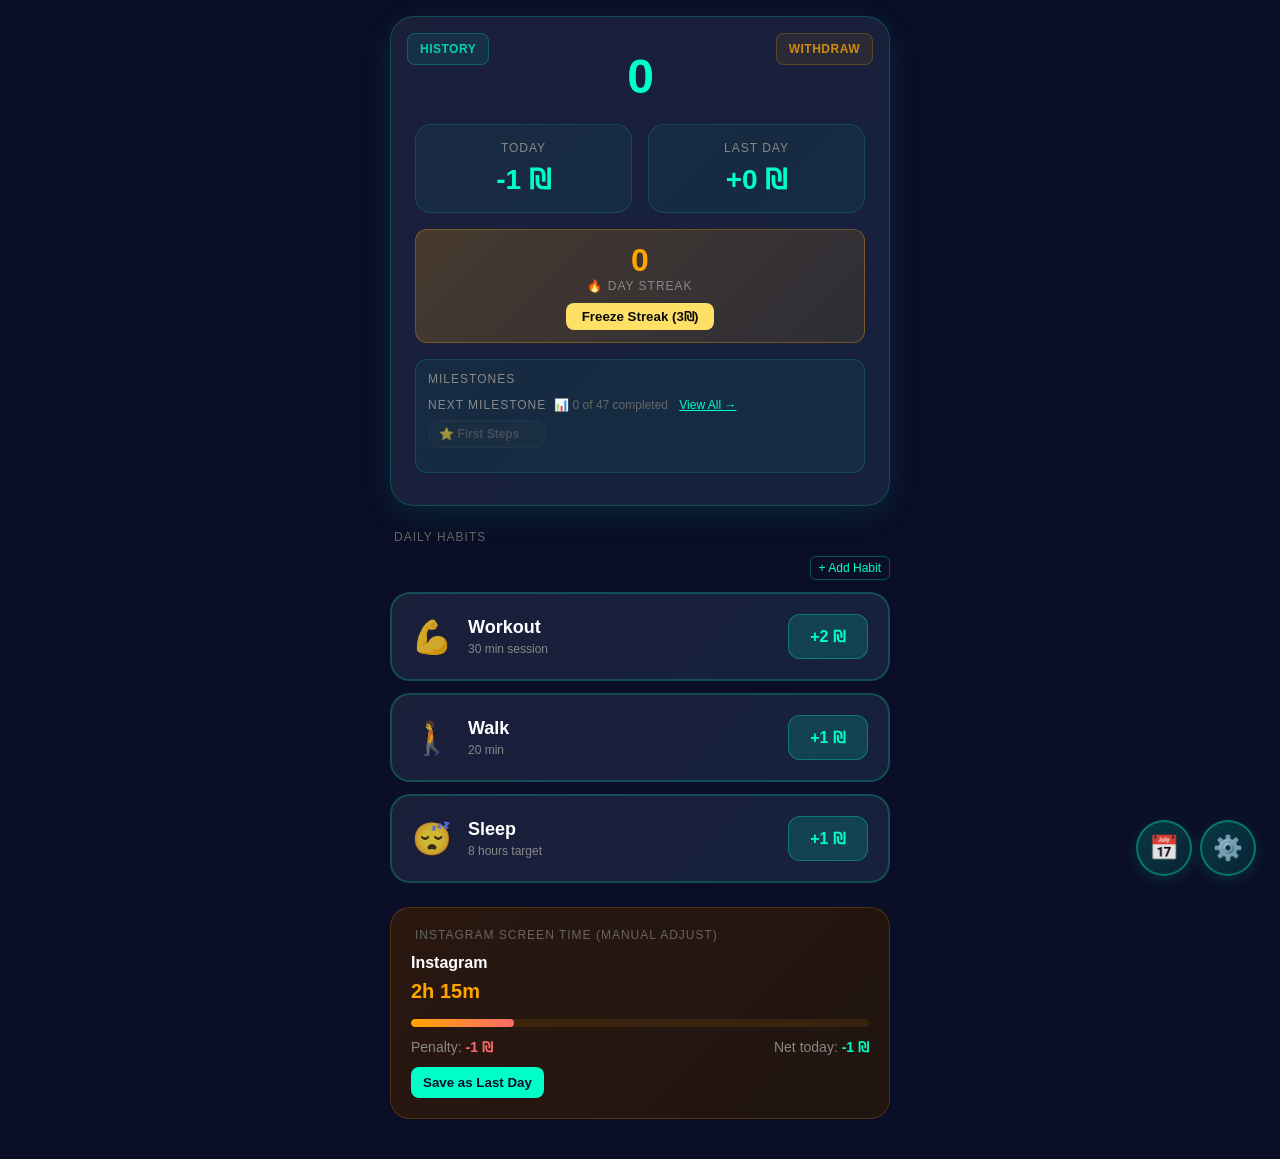
<file: index.html>
<!DOCTYPE html>
<html lang="en">
<head>
        <link rel="stylesheet" href="style.css">
    <link rel="manifest" href="manifest.json">
    <link rel="apple-touch-icon" href="icon-192.png">
    <meta name="theme-color" content="#0f172a">
    <meta name="apple-mobile-web-app-capable" content="yes">
    <meta name="apple-mobile-web-app-status-bar-style" content="black">
    <meta charset="UTF-8">
    <meta name="viewport" content="width=device-width, initial-scale=1.0">
    <title>Habit Tracker</title>
    <style>
        * {
            margin: 0;
            padding: 0;
            box-sizing: border-box;
        }

        body {
            font-family: -apple-system, BlinkMacSystemFont, 'Segoe UI', 'Roboto', sans-serif;
            background: #0a0e27;
            color: #ffffff;
            padding: 16px;
            min-height: 100vh;
            overflow-y: auto;
        }

        .container {
            max-width: 500px;
            margin: 0 auto;
        }

        .hero-stats {
            background: linear-gradient(135deg, #1a1f3a 0%, #16213e 100%);
            border: 1px solid rgba(0, 255, 200, 0.2);
            border-radius: 24px;
            padding: 32px 24px;
            margin-bottom: 24px;
            box-shadow: 0 8px 32px rgba(0, 255, 200, 0.1);
            position: relative;
            overflow: hidden;
        }

        .withdraw-button {
            position: absolute;
            top: 16px;
            right: 16px;
            background: rgba(255, 165, 0, 0.1);
            border: 1px solid rgba(255, 165, 0, 0.3);
            color: #ffa500;
            padding: 8px 12px;
            border-radius: 8px;
            font-size: 12px;
            font-weight: 600;
            text-transform: uppercase;
            letter-spacing: 0.5px;
            cursor: pointer;
            transition: all 0.3s ease;
            opacity: 0.8;
        }

        .withdraw-button:hover {
            background: rgba(255, 165, 0, 0.2);
            border-color: rgba(255, 165, 0, 0.5);
            opacity: 1;
            transform: translateY(-1px);
        }

        .history-button {
            position: absolute;
            top: 16px;
            left: 16px;
            background: rgba(0, 255, 200, 0.1);
            border: 1px solid rgba(0, 255, 200, 0.3);
            color: #00ffc8;
            padding: 8px 12px;
            border-radius: 8px;
            font-size: 12px;
            font-weight: 600;
            text-transform: uppercase;
            letter-spacing: 0.5px;
            text-decoration: none;
            transition: all 0.3s ease;
            opacity: 0.8;
        }

        .history-button:hover {
            background: rgba(0, 255, 200, 0.2);
            border-color: #00ffc8;
            opacity: 1;
            transform: translateY(-1px);
        }

        .setting-button {
            position: fixed;
            bottom: 24px;
            right: 24px;
            background: linear-gradient(135deg, rgba(0, 255, 200, 0.2) 0%, rgba(0, 255, 200, 0.1) 100%);
            border: 2px solid rgba(0, 255, 200, 0.4);
            color: #00ffc8;
            padding: 14px 18px;
            border-radius: 50%;
            width: 56px;
            height: 56px;
            display: flex;
            align-items: center;
            justify-content: center;
            font-size: 24px;
            font-weight: 600;
            text-decoration: none;
            transition: all 0.3s ease;
            opacity: 0.9;
            z-index: 100;
            box-shadow: 0 4px 16px rgba(0, 255, 200, 0.15);
            cursor: pointer;
        }

        .setting-button:hover {
            background: linear-gradient(135deg, rgba(0, 255, 200, 0.3) 0%, rgba(0, 255, 200, 0.2) 100%);
            border-color: rgba(0, 255, 200, 0.6);
            opacity: 1;
            transform: scale(1.1) translateY(-4px);
            box-shadow: 0 8px 24px rgba(0, 255, 200, 0.25);
        }

        .setting-button:active {
            transform: scale(0.95);
        }

        .hero-stats::before {
            content: '';
            position: absolute;
            top: -50%;
            right: -50%;
            width: 200px;
            height: 200px;
            background: radial-gradient(circle, rgba(0, 255, 200, 0.1), transparent);
            border-radius: 50%;
        }

        .hero-content {
            position: relative;
            z-index: 1;
        }

        .money-display {
            font-size: 48px;
            font-weight: 900;
            color: #00ffc8;
            margin-bottom: 20px;
            letter-spacing: -1px;
            text-align: center;
        }

        .stats-row {
            display: grid;
            grid-template-columns: 1fr 1fr;
            gap: 16px;
            margin-bottom: 16px;
        }

        .stat-item {
            background: rgba(0, 255, 200, 0.05);
            border: 1px solid rgba(0, 255, 200, 0.15);
            border-radius: 16px;
            padding: 16px;
            text-align: center;
        }

        .stat-label {
            font-size: 12px;
            color: #888;
            text-transform: uppercase;
            letter-spacing: 1px;
            margin-bottom: 8px;
        }

        .stat-value {
            font-size: 28px;
            font-weight: 800;
            color: #00ffc8;
        }

        .streak {
            font-size: 14px;
            color: #ffa500;
            margin-top: 12px;
        }

        .goal-section {
            background: rgba(0, 255, 200, 0.05);
            border: 1px solid rgba(0, 255, 200, 0.15);
            border-radius: 12px;
            padding: 12px;
            margin-top: 16px;
            display: flex;
            justify-content: space-between;
            align-items: center;
        }

        .goal-label {
            font-size: 12px;
            color: #888;
            text-transform: uppercase;
            letter-spacing: 1px;
        }

        .goal-info {
            display: flex;
            gap: 12px;
            align-items: center;
        }

        .goal-input {
            width: 60px;
            padding: 6px;
            background: rgba(0, 255, 200, 0.1);
            border: 1px solid rgba(0, 255, 200, 0.3);
            color: #00ffc8;
            border-radius: 6px;
            text-align: center;
            font-weight: 600;
        }

        .goal-progress {
            font-size: 13px;
            color: #00ffc8;
            font-weight: 600;
        }



        .streak-display {
            background: linear-gradient(135deg, rgba(255, 165, 0, 0.2) 0%, rgba(255, 165, 0, 0.1) 100%);
            border: 1px solid rgba(255, 165, 0, 0.3);
            border-radius: 12px;
            padding: 12px 16px;
            text-align: center;
            margin-top: 12px;
        }

        .streak-number {
            font-size: 32px;
            font-weight: 900;
            color: #ffa500;
        }

        .streak-label {
            font-size: 12px;
            color: #888;
            text-transform: uppercase;
            letter-spacing: 1px;
        }

        .achievements-section {
            background: rgba(0, 255, 200, 0.05);
            border: 1px solid rgba(0, 255, 200, 0.15);
            border-radius: 12px;
            padding: 12px;
            margin-top: 16px;
        }

        .achievements-title {
            font-size: 12px;
            color: #888;
            text-transform: uppercase;
            letter-spacing: 1px;
            margin-bottom: 12px;
        }

        .achievements-list {
            display: flex;
            flex-wrap: wrap;
            gap: 8px;
        }

        .achievement-badge {
            background: rgba(255, 215, 0, 0.15);
            border: 1px solid rgba(255, 215, 0, 0.3);
            color: #ffd700;
            padding: 6px 10px;
            border-radius: 20px;
            font-size: 12px;
            font-weight: 600;
            display: flex;
            align-items: center;
            gap: 4px;
            cursor: pointer;
            transition: all 0.3s ease;
        }

        .achievement-badge:hover {
            background: rgba(255, 215, 0, 0.25);
            border-color: rgba(255, 215, 0, 0.5);
            transform: translateY(-2px);
            box-shadow: 0 4px 12px rgba(255, 215, 0, 0.2);
        }

        .achievement-badge.locked {
            background: rgba(100, 100, 100, 0.1);
            border-color: rgba(100, 100, 100, 0.2);
            color: #666;
            opacity: 0.6;
        }

        .achievement-badge.locked:hover {
            background: rgba(100, 100, 100, 0.15);
            border-color: rgba(100, 100, 100, 0.3);
            transform: translateY(-2px);
        }

        .celebration {
            animation: celebrate 0.8s ease-out;
        }

        @keyframes celebrate {
            0% {
                transform: scale(0.5) rotateZ(-10deg);
                opacity: 0;
            }
            50% {
                transform: scale(1.1) rotateZ(5deg);
            }
            100% {
                transform: scale(1) rotateZ(0deg);
                opacity: 1;
            }
        }

        /* Habit Cards */
        .habits-section {
            margin-bottom: 24px;
        }

        .section-label {
            font-size: 12px;
            color: #666;
            text-transform: uppercase;
            letter-spacing: 1px;
            margin-bottom: 12px;
            margin-left: 4px;
        }

        .habit-card {
            background: linear-gradient(135deg, #1a1f3a 0%, #16213e 100%);
            border: 2px solid rgba(0, 255, 200, 0.2);
            border-radius: 20px;
            padding: 20px;
            margin-bottom: 12px;
            display: flex;
            justify-content: space-between;
            align-items: center;
            cursor: pointer;
            transition: all 0.3s ease;
            position: relative;
            overflow: hidden;
        }

        .habit-card:hover {
            border-color: rgba(0, 255, 200, 0.5);
            box-shadow: 0 8px 24px rgba(0, 255, 200, 0.15);
            transform: translateY(-4px);
        }

        .habit-card.completed {
            border-color: rgba(0, 200, 100, 0.4);
            background: linear-gradient(135deg, rgba(0, 200, 100, 0.1) 0%, rgba(0, 180, 80, 0.05) 100%);
        }

        .habit-info {
            display: flex;
            align-items: center;
            gap: 16px;
        }

        .habit-icon {
            font-size: 32px;
            opacity: 0.8;
        }

        .habit-details h3 {
            font-size: 18px;
            font-weight: 700;
            margin-bottom: 4px;
        }

        .habit-details p {
            font-size: 12px;
            color: #888;
        }

        .habit-reward {
            background: rgba(0, 255, 200, 0.15);
            border: 1px solid rgba(0, 255, 200, 0.3);
            padding: 12px 16px;
            border-radius: 12px;
            font-size: 16px;
            font-weight: 700;
            color: #00ffc8;
            text-align: center;
            min-width: 80px;
        }

        .habit-card.completed .habit-reward {
            background: rgba(0, 200, 100, 0.2);
            border-color: rgba(0, 200, 100, 0.4);
            color: #00c864;
        }

        .check-mark {
            position: absolute;
            right: 16px;
            top: 50%;
            transform: translateY(-50%);
            font-size: 24px;
            opacity: 0;
            transition: opacity 0.3s ease;
        }

        .habit-card.completed .check-mark {
            opacity: 1;
        }

        /* Screen Time Card */
        .screen-time-card {
            background: linear-gradient(135deg, #2a1810 0%, #1f1410 100%);
            border: 1px solid rgba(255, 165, 0, 0.2);
            border-radius: 20px;
            padding: 20px;
            margin-bottom: 24px;
        }

        .screen-time-header {
            display: flex;
            justify-content: space-between;
            align-items: center;
            margin-bottom: 16px;
        }

        .screen-time-header h3 {
            font-size: 16px;
            font-weight: 700;
        }

        .screen-time-hours {
            font-size: 20px;
            font-weight: 800;
            color: #ffa500;
        }

        .screen-time-bar {
            background: rgba(255, 165, 0, 0.1);
            height: 8px;
            border-radius: 4px;
            margin-bottom: 12px;
            overflow: hidden;
        }

        .screen-time-fill {
            background: linear-gradient(90deg, #ffa500, #ff6b6b);
            height: 100%;
            width: 68%;
            border-radius: 4px;
        }

        .screen-time-row {
            display: flex;
            justify-content: space-between;
            font-size: 14px;
            color: #888;
        }

        .penalty-value {
            color: #ff6b6b;
            font-weight: 700;
        }

        .net-xp {
            color: #00ffc8;
            font-weight: 700;
        }

        /* Progress Card */
        .progress-card {
            background: linear-gradient(135deg, #1a1f3a 0%, #16213e 100%);
            border: 1px solid rgba(0, 255, 200, 0.2);
            border-radius: 20px;
            padding: 20px;
            margin-bottom: 24px;
        }

        .progress-label {
            font-size: 14px;
            color: #888;
            margin-bottom: 16px;
        }

        .progress-bar {
            background: rgba(0, 255, 200, 0.1);
            height: 12px;
            border-radius: 6px;
            margin-bottom: 12px;
            overflow: hidden;
            border: 1px solid rgba(0, 255, 200, 0.2);
        }

        .progress-fill {
            background: linear-gradient(90deg, #00ffc8, #00d9ff);
            height: 100%;
            width: 60%;
            border-radius: 6px;
        }

        .progress-text {
            font-size: 14px;
            color: #00ffc8;
            font-weight: 600;
        }

        /* Animations */
        @keyframes pulse {
            0%, 100% {
                box-shadow: 0 8px 24px rgba(0, 255, 200, 0.15);
            }
            50% {
                box-shadow: 0 8px 32px rgba(0, 255, 200, 0.3);
            }
        }

        .habit-card.just-completed {
            animation: pulse 0.6s ease-out;
        }

        @keyframes popIn {
            0% {
                transform: scale(0.95);
                opacity: 0;
            }
            50% {
                transform: scale(1.05);
            }
            100% {
                transform: scale(1);
                opacity: 1;
            }
        }

        .modal {
            display: none;
            position: fixed;
            z-index: 1000;
            left: 0;
            top: 0;
            width: 100%;
            height: 100%;
            background-color: rgba(0, 0, 0, 0.5);
            backdrop-filter: blur(4px);
        }

        .modal-content {
            background: linear-gradient(135deg, #1a1f3a 0%, #16213e 100%);
            border: 1px solid rgba(0, 255, 200, 0.2);
            border-radius: 20px;
            margin: 20% auto;
            padding: 24px;
            width: 90%;
            max-width: 400px;
            box-shadow: 0 8px 32px rgba(0, 255, 200, 0.1);
            text-align: center;
        }

        .modal-content h3 {
            color: #00ffc8;
            margin-bottom: 16px;
            font-size: 20px;
        }

        .modal-content p {
            color: #ffffff;
            margin-bottom: 16px;
        }

        .modal-content input {
            width: 100%;
            padding: 12px;
            border: 1px solid rgba(0, 255, 200, 0.3);
            border-radius: 8px;
            background: rgba(0, 255, 200, 0.05);
            color: #ffffff;
            font-size: 16px;
            margin-bottom: 20px;
            box-sizing: border-box;
        }

        .modal-content input::placeholder {
            color: #888;
        }

        .modal-content input:focus {
            outline: none;
            border-color: #00ffc8;
            box-shadow: 0 0 0 2px rgba(0, 255, 200, 0.2);
        }

        .modal-buttons {
            display: flex;
            gap: 12px;
            justify-content: center;
        }

        .modal-buttons button {
            padding: 12px 20px;
            border: none;
            border-radius: 8px;
            font-size: 14px;
            font-weight: 600;
            cursor: pointer;
            transition: all 0.3s ease;
            flex: 1;
        }

        #withdraw-confirm {
            background: #00ffc8;
            color: #0a0e27;
        }

        #withdraw-confirm:hover {
            background: #00d9ff;
            transform: translateY(-1px);
        }

        #withdraw-cancel {
            background: rgba(255, 165, 0, 0.1);
            border: 1px solid rgba(255, 165, 0, 0.3);
            color: #ffa500;
        }

        #withdraw-cancel:hover {
            background: rgba(255, 165, 0, 0.2);
            border-color: rgba(255, 165, 0, 0.5);
        }

        #close-milestone {
            background: rgba(0, 255, 200, 0.1);
            border: 1px solid rgba(0, 255, 200, 0.3);
            color: #00ffc8;
        }

        #close-milestone:hover {
            background: rgba(0, 255, 200, 0.2);
            border-color: rgba(0, 255, 200, 0.5);
            transform: translateY(-1px);
        }
    </style>
</head>
<body>
        <div class="container">
        <!-- Hero Stats -->
        <div class="hero-stats">
            <a href="history.html" class="history-button">History</a>
            <div class="withdraw-button" onclick="withdrawMoney()">Withdraw</div>
            <div class="hero-content">
                <div class="money-display" id="moneyDisplay">₪128</div>
                <div class="stats-row">
                    <div class="stat-item">
                        <div class="stat-label">Today</div>
                        <div class="stat-value today-xp">+3</div>
                    </div>
                    <div class="stat-item">
                        <div class="stat-label">Last Day</div>
                        <div class="stat-value last-day-xp">0</div>
                    </div>
                   
                </div>
                <div class="streak-display">
                    <div class="streak-number" id="streakNumber">0</div>
                    <div class="streak-label">🔥 Day Streak</div>
                    <button id="freeze-streak-btn" style="margin-top:10px;padding:6px 16px;background:#ffe066;color:#0a0a0a;border:none;border-radius:8px;font-weight:700;cursor:pointer;">Freeze Streak (3₪)</button>
                </div>

                <div class="achievements-section">
                    <div class="achievements-title">Milestones</div>
                    <div class="achievements-list" id="achievementsList"></div>
                </div>
            </div>
        </div>

        <!-- Habits Section -->
        <div class="habits-section">
            <div class="section-label">Daily Habits</div>
            <div style="display: flex; justify-content: space-between; align-items: center; margin-bottom: 12px;">
                <span style="font-size: 12px; color: #666;"></span>
                <a href="settings.html" style="font-size: 12px; color: #00ffc8; text-decoration: none; padding: 4px 8px; border: 1px solid rgba(0, 255, 200, 0.3); border-radius: 6px; cursor: pointer;">+ Add Habit</a>
            </div>
            <div class="habits-list"></div>
        </div>

        <!-- Screen Time Card -->
        <div class="screen-time-card">
            <div class="section-label">Instagram Screen Time (manual adjust)</div>
            <div class="screen-time-header" style="flex-direction: column; align-items: flex-start; gap: 8px;">
                <h3>Instagram</h3>
                <div style="display: flex; gap: 12px; align-items: baseline;">
                    <div class="screen-time-hours">2h 15m</div>
                </div>
            </div>
            <div class="screen-time-bar" role="slider" aria-valuemin="0" aria-valuemax="600" aria-valuenow="135" tabindex="0">
                <div class="screen-time-fill"></div>
            </div>
            <div class="screen-time-row">
                <span>Penalty: <span class="penalty-value" id="penalty-value-id">-1 ₪</span></span>
                <span>Net today: <span class="net-xp">+2 ₪</span></span>
            </div>
            <button onclick="saveLastDayXP()" style="margin-top: 12px; padding: 8px 12px; background:#00ffc8; color:#0a0e27; border:none; border-radius:8px; font-weight:700; cursor:pointer;">Save as Last Day</button>
        </div>

        <!-- Settings Button -->
        <div style="position: fixed; bottom: 24px; right: 24px; display: flex; gap: 16px; z-index: 100;">
            <a href="calendar.html" class="setting-button" style="right: 88px;">📅</a>
            <a href="settings.html" class="setting-button">⚙️</a>
        </div>

        <!-- Withdraw Modal -->
        <div id="withdraw-modal" class="modal">
            <div class="modal-content">
                <h3>Withdraw Money</h3>
                <p id="withdraw-max-text">Enter amount to withdraw:</p>
                <input type="number" id="withdraw-amount" placeholder="Amount" min="1">
                <div class="modal-buttons">
                    <button id="withdraw-confirm">Withdraw</button>
                    <button id="withdraw-cancel">Cancel</button>
                </div>
            </div>
        </div>

        <!-- Notification Modal -->
        <div id="notification-modal" class="modal">
            <div class="modal-content">
                <h3 id="notification-title">Notification</h3>
                <p id="notification-message"></p>
                <div class="modal-buttons">
                    <button id="notification-ok">OK</button>
                </div>
            </div>
        </div>

        <!-- Recent Withdrawals (Undo Option) -->
        <div id="recent-withdrawals-modal" class="modal">
            <div class="modal-content">
                <h3>Recent Withdrawals</h3>
                <div id="withdrawals-list" style="max-height: 300px; overflow-y: auto; margin-bottom: 16px;"></div>
                <div class="modal-buttons">
                    <button id="close-withdrawals">Close</button>
                </div>
            </div>
        </div>

        <!-- Habit Notes Modal -->
        <div id="habit-notes-modal" class="modal">
            <div class="modal-content">
                <h3>Add Note</h3>
                <p id="note-date-display"></p>
                <textarea id="habit-note-input" placeholder="Add a note (optional)" style="width: 100%; height: 100px; padding: 12px; border: 1px solid rgba(0, 255, 200, 0.3); background: rgba(0, 255, 200, 0.05); color: #fff; border-radius: 8px; font-family: inherit; margin-bottom: 16px; resize: none;"></textarea>
                <div class="modal-buttons">
                    <button id="save-note" style="background: #00ffc8; color: #0a0e27;">Save</button>
                    <button id="close-note" style="background: rgba(255, 165, 0, 0.1); border: 1px solid rgba(255, 165, 0, 0.3); color: #ffa500;">Cancel</button>
                </div>
            </div>
        </div>

        <!-- Milestone Details Modal -->
        <div id="milestone-modal" class="modal">
            <div class="modal-content">
                <h3 id="milestone-title">Milestone</h3>
                <div id="milestone-details" style="text-align: left; margin-bottom: 16px;">
                    <div style="margin-bottom: 12px;">
                        <span style="color: #888; font-size: 12px; text-transform: uppercase; letter-spacing: 0.5px;">Target</span>
                        <p id="milestone-target" style="color: #00ffc8; font-size: 14px; margin-top: 4px;"></p>
                    </div>
                    <div style="margin-bottom: 12px;">
                        <span style="color: #888; font-size: 12px; text-transform: uppercase; letter-spacing: 0.5px;">Reward</span>
                        <p id="milestone-reward" style="color: #ffd700; font-size: 14px; margin-top: 4px;"></p>
                    </div>
                    <div>
                        <span style="color: #888; font-size: 12px; text-transform: uppercase; letter-spacing: 0.5px;">Status</span>
                        <p id="milestone-status" style="color: #00ffc8; font-size: 14px; margin-top: 4px;"></p>
                    </div>
                </div>
                <div class="modal-buttons">
                    <button id="close-milestone">Close</button>
                </div>
            </div>
        </div>

        <!-- Unlocked Milestones Modal -->
        <div id="unlocked-milestones-modal" class="modal">
            <div class="modal-content" style="max-height: 80vh; overflow-y: auto;">
                <h3>🏆 Your Achievements</h3>
                <p style="color: #888; font-size: 12px; margin-bottom: 16px;">Click any achievement to see details</p>
                <div id="unlocked-milestones-list"></div>
                <div class="modal-buttons">
                    <button onclick="document.getElementById('unlocked-milestones-modal').style.display = 'none'">Close</button>
                </div>
            </div>
        </div>

    <!-- External JS bundle for app behaviour (moved from inline script) -->
    <script src="script.js"></script>
</body>
</html>
</file>
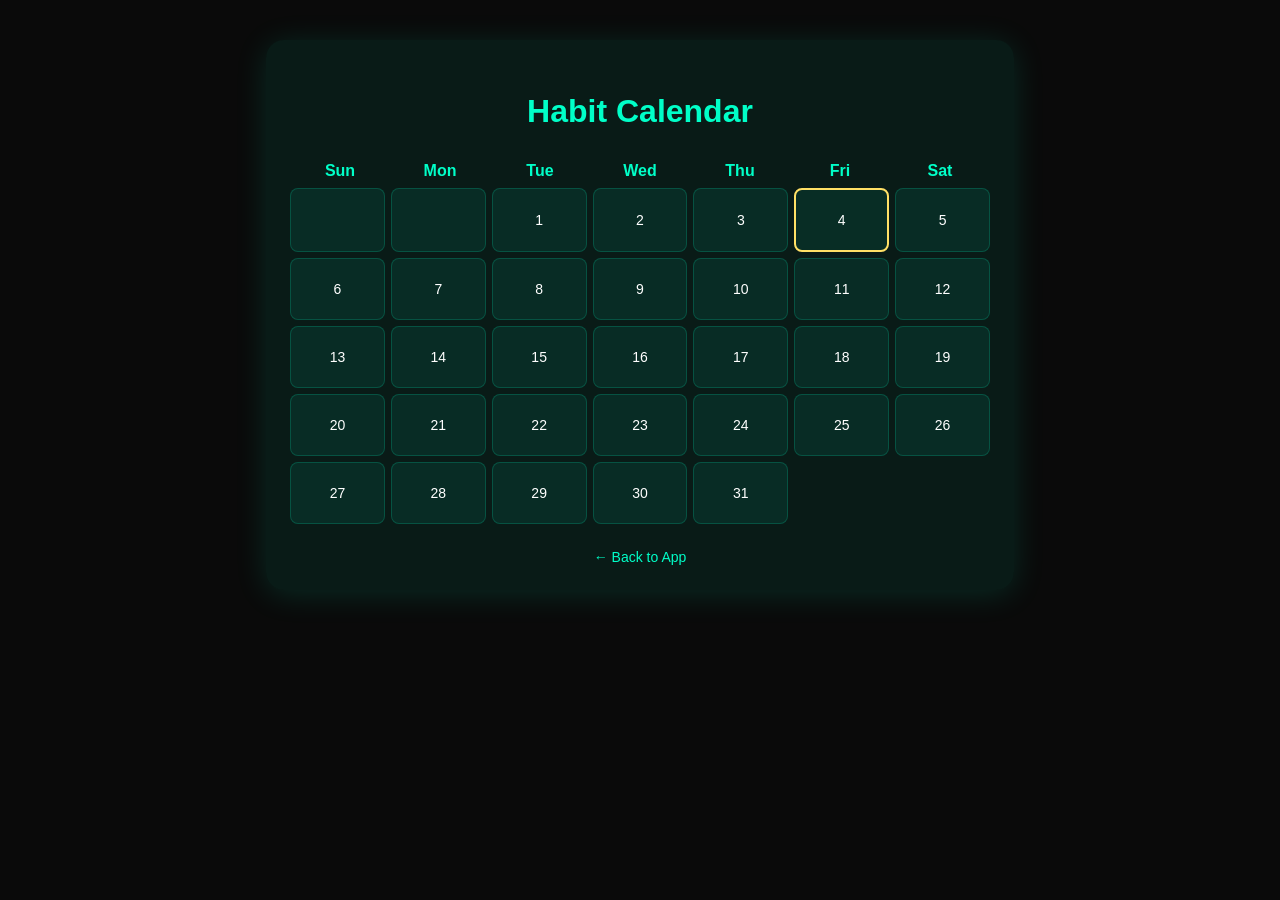
<file: calendar.html>
<!DOCTYPE html>
<html lang="en">
<head>
        <link rel="stylesheet" href="style.css">
    <meta charset="UTF-8">
    <meta name="viewport" content="width=device-width, initial-scale=1.0">
    <title>Habit Calendar</title>
    <link rel="stylesheet" href="style.css">
    <style>
        body { background: #0a0a0a; color: #fff; font-family: 'Segoe UI', Arial, sans-serif; margin: 0; padding: 0; }
        .container { max-width: 700px; margin: 40px auto; background: rgba(0,255,200,0.07); border-radius: 18px; box-shadow: 0 4px 32px #00ffc822; padding: 32px 24px 24px 24px; }
        h1 { text-align: center; color: #00ffc8; margin-bottom: 32px; }
        .calendar { display: grid; grid-template-columns: repeat(7, 1fr); gap: 6px; }
        .calendar-day { background: rgba(0,255,200,0.08); border: 1px solid rgba(0,255,200,0.18); border-radius: 8px; min-height: 60px; display: flex; flex-direction: column; align-items: center; justify-content: center; font-size: 14px; transition: box-shadow 0.2s; position: relative; }
        .calendar-day.completed { background: #00ffc8; color: #0a0a0a; font-weight: bold; }
        .calendar-day.today { border: 2px solid #ffe066; }
        .calendar-day .habit-icons { margin-top: 4px; font-size: 18px; }
        .calendar-header { display: grid; grid-template-columns: repeat(7, 1fr); margin-bottom: 8px; color: #00ffc8; font-weight: 600; text-align: center; }
    </style>
</head>
<body>
    <div class="container">
        <h1>Habit Calendar</h1>
        <div class="calendar-header">
            <div>Sun</div><div>Mon</div><div>Tue</div><div>Wed</div><div>Thu</div><div>Fri</div><div>Sat</div>
        </div>
        <div id="calendar" class="calendar"></div>
        <div style="text-align:center;margin-top:24px;">
            <a href="index.html" style="color:#00ffc8;text-decoration:none;font-size:14px;">← Back to App</a>
        </div>
    </div>
    <script src="script.js"></script>
    <script>
    function renderHabitCalendarView() {
        const calendar = document.getElementById('calendar');
        const today = new Date();
        const year = today.getFullYear();
        const month = today.getMonth();
        const firstDay = new Date(year, month, 1);
        const lastDay = new Date(year, month + 1, 0);
        const startDay = firstDay.getDay();
        const daysInMonth = lastDay.getDate();
        const dailyHistory = JSON.parse(localStorage.getItem('dailyHistory') || '[]');
        const habits = JSON.parse(localStorage.getItem('habits') || '[]');
        calendar.innerHTML = '';
        // Fill blanks for first week
        for (let i = 0; i < startDay; i++) {
            const blank = document.createElement('div');
            blank.className = 'calendar-day';
            calendar.appendChild(blank);
        }
        for (let d = 1; d <= daysInMonth; d++) {
            const date = new Date(year, month, d);
            const dateStr = date.toISOString().split('T')[0];
            const dayDiv = document.createElement('div');
            dayDiv.className = 'calendar-day';
            if (d === today.getDate()) dayDiv.classList.add('today');
            // Find history for this day
            const hist = dailyHistory.find(h => {
                const hd = new Date(h.date);
                return hd.getFullYear() === year && hd.getMonth() === month && hd.getDate() === d;
            });
            if (hist && hist.habits && hist.habits.length === habits.length && habits.length > 0) {
                dayDiv.classList.add('completed');
            }
            dayDiv.innerHTML = `<div>${d}</div>`;
            if (hist && hist.habits && hist.habits.length > 0) {
                const icons = habits.filter(h => hist.habits.includes(h.name)).map(h => h.icon).join(' ');
                dayDiv.innerHTML += `<div class='habit-icons'>${icons}</div>`;
            }
            calendar.appendChild(dayDiv);
        }
    }
    document.addEventListener('DOMContentLoaded', renderHabitCalendarView);
    </script>
</body>
</html>
</file>
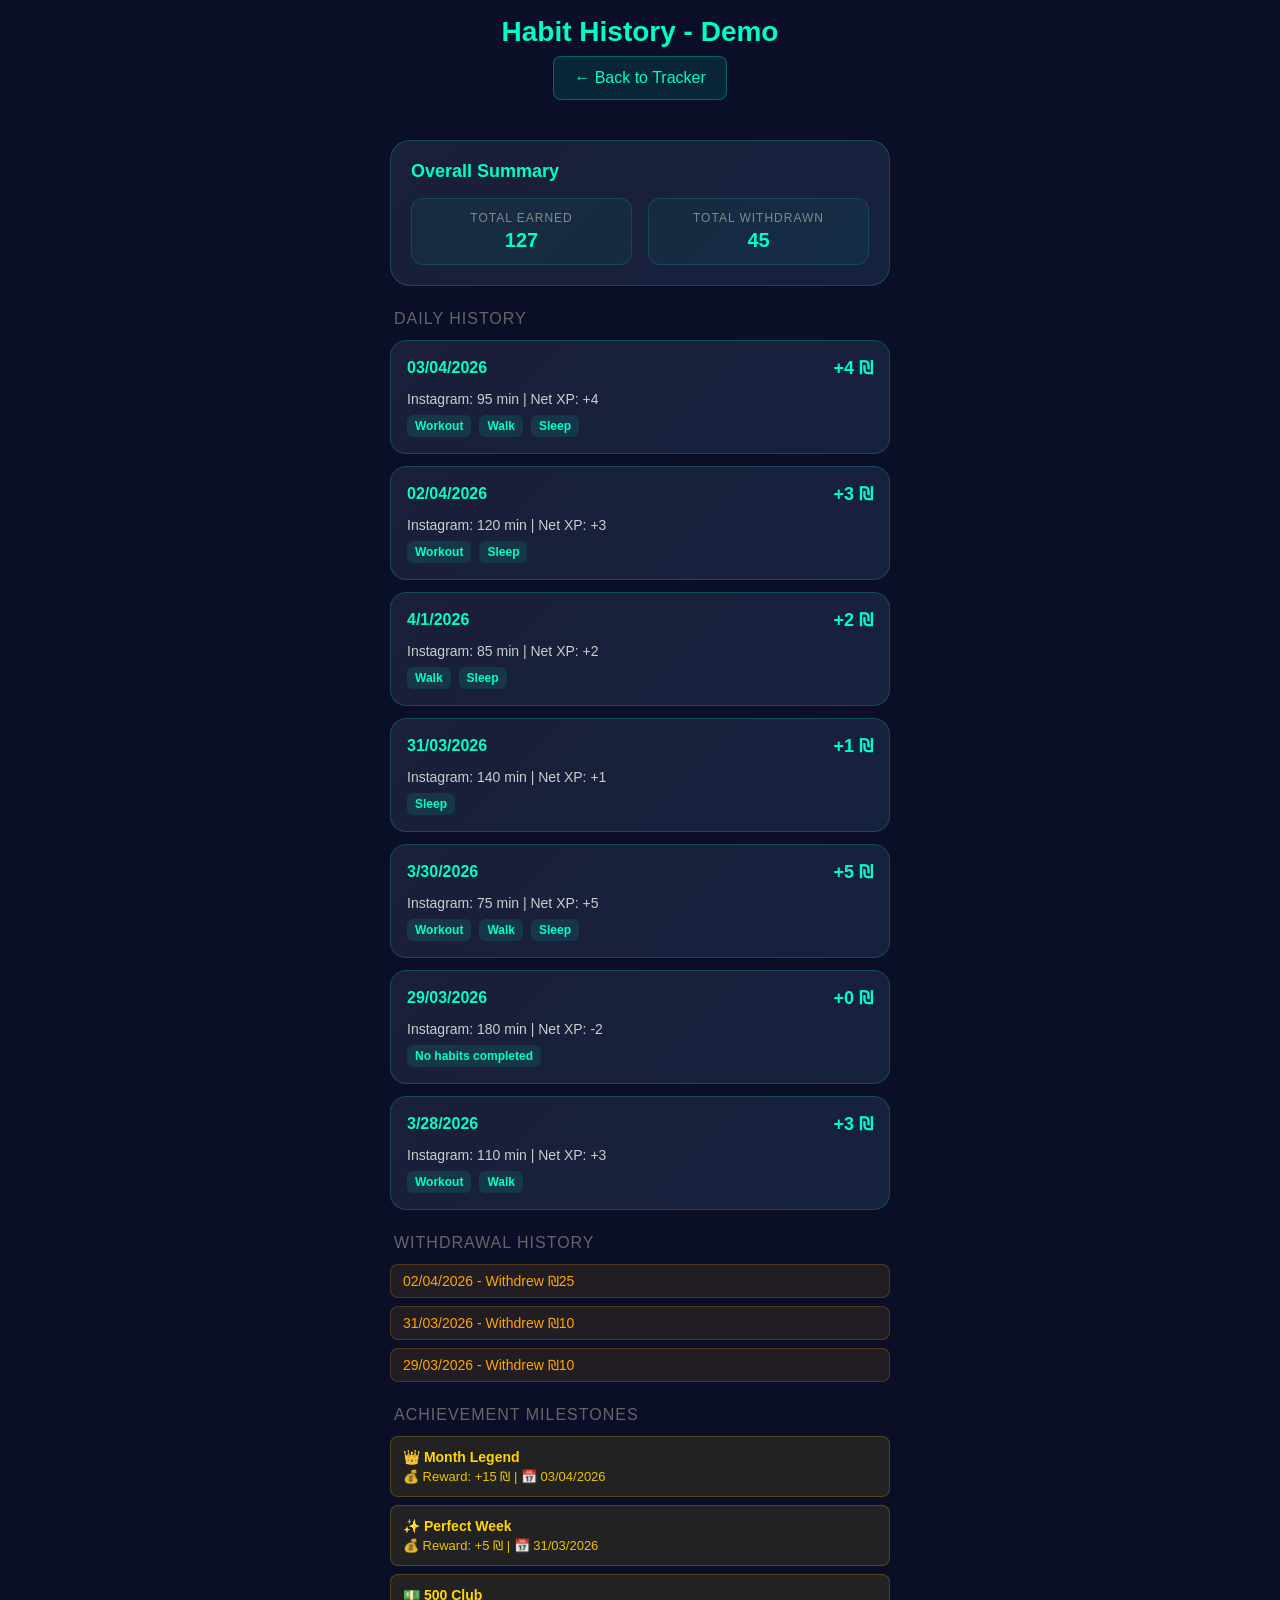
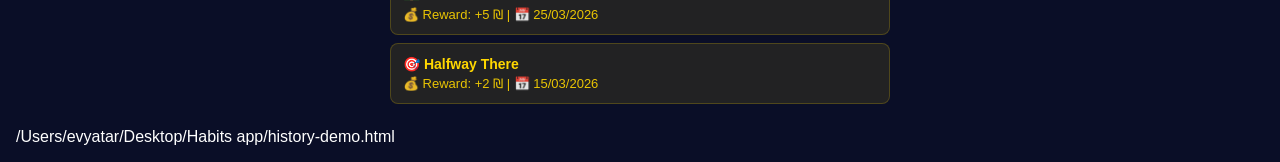
<file: history-demo.html>
<!DOCTYPE html>
<html lang="en">
<head>
    <link rel="manifest" href="manifest.json">
    <link rel="apple-touch-icon" href="icon-192.png">
    <meta name="theme-color" content="#0f172a">
    <meta name="apple-mobile-web-app-capable" content="yes">
    <meta name="apple-mobile-web-app-status-bar-style" content="black">
    <meta charset="UTF-8">
    <meta name="viewport" content="width=device-width, initial-scale=1.0">
    <title>Habit History - Demo</title>
    <style>
        * {
            margin: 0;
            padding: 0;
            box-sizing: border-box;
        }

        body {
            font-family: -apple-system, BlinkMacSystemFont, 'Segoe UI', 'Roboto', sans-serif;
            background: #0a0e27;
            color: #ffffff;
            padding: 16px;
            min-height: 100vh;
            overflow-y: auto;
        }

        .container {
            max-width: 500px;
            margin: 0 auto;
        }

        .header {
            text-align: center;
            margin-bottom: 24px;
        }

        .header h1 {
            color: #00ffc8;
            font-size: 28px;
            font-weight: 900;
            margin-bottom: 8px;
        }

        .back-button {
            background: rgba(0, 255, 200, 0.1);
            border: 1px solid rgba(0, 255, 200, 0.3);
            color: #00ffc8;
            padding: 12px 20px;
            border-radius: 8px;
            text-decoration: none;
            display: inline-block;
            margin-bottom: 16px;
            transition: all 0.3s ease;
        }

        .back-button:hover {
            background: rgba(0, 255, 200, 0.2);
            border-color: #00ffc8;
        }

        .summary-card {
            background: linear-gradient(135deg, #1a1f3a 0%, #16213e 100%);
            border: 1px solid rgba(0, 255, 200, 0.2);
            border-radius: 20px;
            padding: 20px;
            margin-bottom: 24px;
        }

        .summary-title {
            font-size: 18px;
            font-weight: 700;
            color: #00ffc8;
            margin-bottom: 16px;
        }

        .summary-stats {
            display: grid;
            grid-template-columns: 1fr 1fr;
            gap: 16px;
        }

        .stat-item {
            background: rgba(0, 255, 200, 0.05);
            border: 1px solid rgba(0, 255, 200, 0.15);
            border-radius: 12px;
            padding: 12px;
            text-align: center;
        }

        .stat-label {
            font-size: 12px;
            color: #888;
            text-transform: uppercase;
            letter-spacing: 1px;
            margin-bottom: 4px;
        }

        .stat-value {
            font-size: 20px;
            font-weight: 800;
            color: #00ffc8;
        }

        .history-section {
            margin-bottom: 24px;
        }

        .section-title {
            font-size: 16px;
            color: #666;
            text-transform: uppercase;
            letter-spacing: 1px;
            margin-bottom: 12px;
            margin-left: 4px;
        }

        .day-card {
            background: linear-gradient(135deg, #1a1f3a 0%, #16213e 100%);
            border: 1px solid rgba(0, 255, 200, 0.2);
            border-radius: 16px;
            padding: 16px;
            margin-bottom: 12px;
        }

        .day-header {
            display: flex;
            justify-content: space-between;
            align-items: center;
            margin-bottom: 12px;
        }

        .day-date {
            font-size: 16px;
            font-weight: 700;
            color: #00ffc8;
        }

        .day-earned {
            font-size: 18px;
            font-weight: 800;
            color: #00ffc8;
        }

        .day-details {
            font-size: 14px;
            color: #ccc;
            margin-bottom: 8px;
        }

        .habits-list {
            display: flex;
            flex-wrap: wrap;
            gap: 8px;
        }

        .habit-tag {
            background: rgba(0, 255, 200, 0.1);
            color: #00ffc8;
            padding: 4px 8px;
            border-radius: 6px;
            font-size: 12px;
            font-weight: 600;
        }

        .withdrawals-list {
            margin-top: 8px;
        }

        .withdrawal-item {
            background: rgba(255, 165, 0, 0.1);
            border: 1px solid rgba(255, 165, 0, 0.2);
            color: #ffa500;
            padding: 8px 12px;
            border-radius: 8px;
            font-size: 14px;
            margin-bottom: 8px;
        }

        .milestone-item {
            background: rgba(255, 215, 0, 0.1);
            border: 1px solid rgba(255, 215, 0, 0.2);
            color: #ffd700;
            padding: 12px;
            border-radius: 8px;
            font-size: 14px;
            margin-bottom: 8px;
        }

        .milestone-name {
            font-weight: 600;
            margin-bottom: 4px;
        }

        .milestone-reward {
            font-size: 13px;
            opacity: 0.9;
        }

        .no-data {
            text-align: center;
            color: #666;
            font-style: italic;
            padding: 20px;
        }
    </style>
</head>
<body>
    <div class="container">
        <div class="header">
            <h1>Habit History - Demo</h1>
            <a href="index.html" class="back-button">← Back to Tracker</a>
        </div>

        <div class="summary-card">
            <div class="summary-title">Overall Summary</div>
            <div class="summary-stats">
                <div class="stat-item">
                    <div class="stat-label">Total Earned</div>
                    <div class="stat-value" id="total-earned">127</div>
                </div>
                <div class="stat-item">
                    <div class="stat-label">Total Withdrawn</div>
                    <div class="stat-value" id="total-withdrawn">45</div>
                </div>
            </div>
        </div>

        <div class="history-section">
            <div class="section-title">Daily History</div>
            <div id="daily-history">
                <div class="day-card">
                    <div class="day-header">
                        <div class="day-date">03/04/2026</div>
                        <div class="day-earned">+4 ₪</div>
                    </div>
                    <div class="day-details">
                        Instagram: 95 min | Net XP: +4
                    </div>
                    <div class="habits-list">
                        <span class="habit-tag">Workout</span>
                        <span class="habit-tag">Walk</span>
                        <span class="habit-tag">Sleep</span>
                    </div>
                </div>

                <div class="day-card">
                    <div class="day-header">
                        <div class="day-date">02/04/2026</div>
                        <div class="day-earned">+3 ₪</div>
                    </div>
                    <div class="day-details">
                        Instagram: 120 min | Net XP: +3
                    </div>
                    <div class="habits-list">
                        <span class="habit-tag">Workout</span>
                        <span class="habit-tag">Sleep</span>
                    </div>
                </div>

                <div class="day-card">
                    <div class="day-header">
                        <div class="day-date">4/1/2026</div>
                        <div class="day-earned">+2 ₪</div>
                    </div>
                    <div class="day-details">
                        Instagram: 85 min | Net XP: +2
                    </div>
                    <div class="habits-list">
                        <span class="habit-tag">Walk</span>
                        <span class="habit-tag">Sleep</span>
                    </div>
                </div>

                <div class="day-card">
                    <div class="day-header">
                        <div class="day-date">31/03/2026</div>
                        <div class="day-earned">+1 ₪</div>
                    </div>
                    <div class="day-details">
                        Instagram: 140 min | Net XP: +1
                    </div>
                    <div class="habits-list">
                        <span class="habit-tag">Sleep</span>
                    </div>
                </div>

                <div class="day-card">
                    <div class="day-header">
                        <div class="day-date">3/30/2026</div>
                        <div class="day-earned">+5 ₪</div>
                    </div>
                    <div class="day-details">
                        Instagram: 75 min | Net XP: +5
                    </div>
                    <div class="habits-list">
                        <span class="habit-tag">Workout</span>
                        <span class="habit-tag">Walk</span>
                        <span class="habit-tag">Sleep</span>
                    </div>
                </div>

                <div class="day-card">
                    <div class="day-header">
                        <div class="day-date">29/03/2026</div>
                        <div class="day-earned">+0 ₪</div>
                    </div>
                    <div class="day-details">
                        Instagram: 180 min | Net XP: -2
                    </div>
                    <div class="habits-list">
                        <span class="habit-tag">No habits completed</span>
                    </div>
                </div>

                <div class="day-card">
                    <div class="day-header">
                        <div class="day-date">3/28/2026</div>
                        <div class="day-earned">+3 ₪</div>
                    </div>
                    <div class="day-details">
                        Instagram: 110 min | Net XP: +3
                    </div>
                    <div class="habits-list">
                        <span class="habit-tag">Workout</span>
                        <span class="habit-tag">Walk</span>
                    </div>
                </div>
            </div>
        </div>

        <div class="history-section">
            <div class="section-title">Withdrawal History</div>
            <div id="withdrawal-history">
                <div class="withdrawal-item">
                    02/04/2026 - Withdrew ₪25
                </div>
                <div class="withdrawal-item">
                    31/03/2026 - Withdrew ₪10
                </div>
                <div class="withdrawal-item">
                    29/03/2026 - Withdrew ₪10
                </div>
            </div>
        </div>

        <div class="history-section">
            <div class="section-title">Achievement Milestones</div>
            <div id="milestones-history">
                <div class="milestone-item">
                    <div class="milestone-name">👑 Month Legend</div>
                    <div class="milestone-reward">💰 Reward: +15 ₪ | 📅 03/04/2026</div>
                </div>
                <div class="milestone-item">
                    <div class="milestone-name">✨ Perfect Week</div>
                    <div class="milestone-reward">💰 Reward: +5 ₪ | 📅 31/03/2026</div>
                </div>
                <div class="milestone-item">
                    <div class="milestone-name">💵 500 Club</div>
                    <div class="milestone-reward">💰 Reward: +5 ₪ | 📅 25/03/2026</div>
                </div>
                <div class="milestone-item">
                    <div class="milestone-name">🎯 Halfway There</div>
                    <div class="milestone-reward">💰 Reward: +2 ₪ | 📅 15/03/2026</div>
                </div>
            </div>
        </div>
    </div>
</body>
</html></content>
<parameter name="filePath">/Users/evyatar/Desktop/Habits app/history-demo.html
</file>
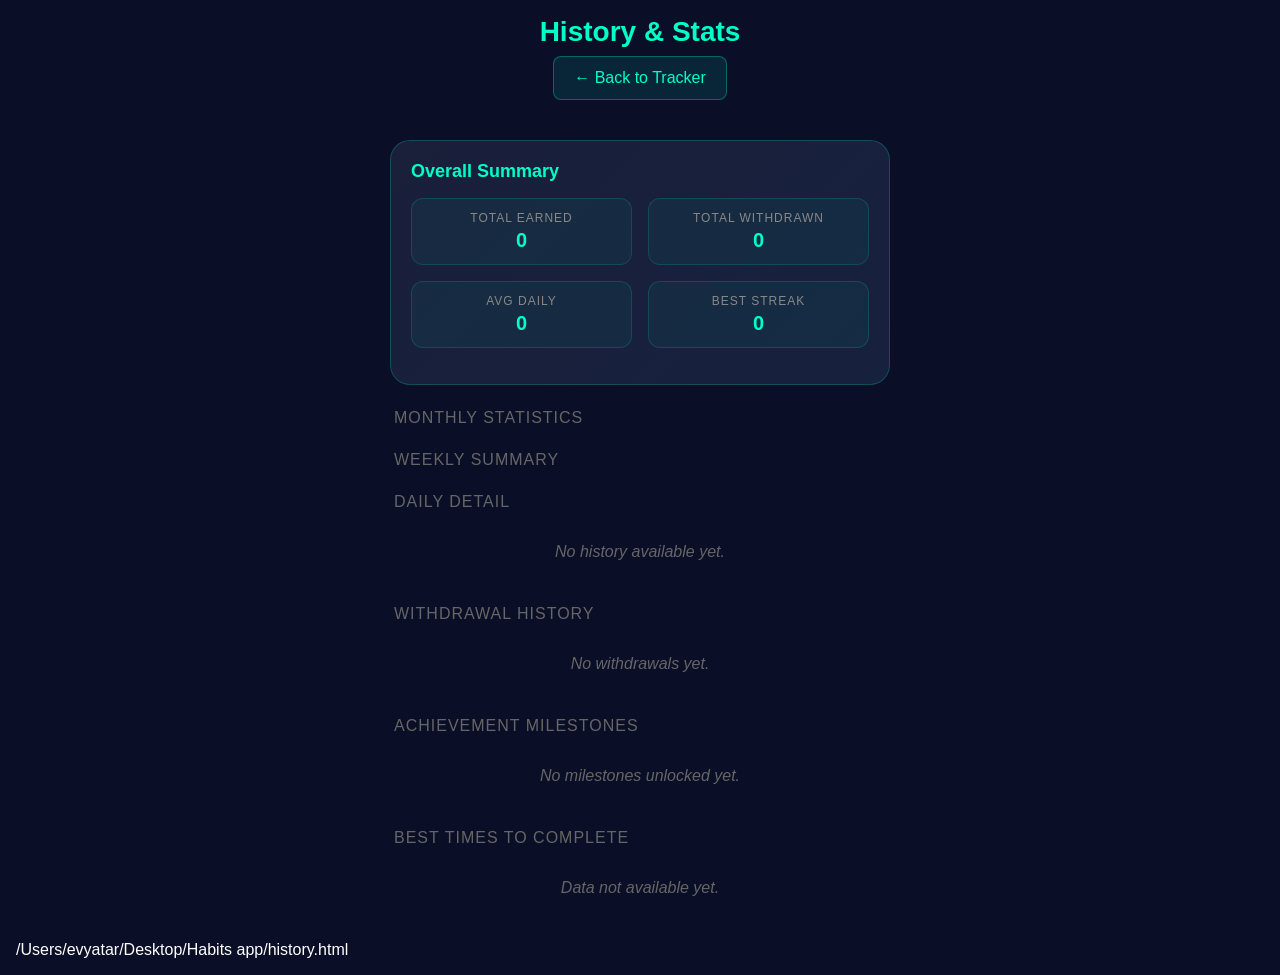
<file: history.html>
<!DOCTYPE html>
<html lang="en">
<head>
    <link rel="manifest" href="manifest.json">
    <link rel="apple-touch-icon" href="icon-192.png">
    <meta name="theme-color" content="#0f172a">
    <meta name="apple-mobile-web-app-capable" content="yes">
    <meta name="apple-mobile-web-app-status-bar-style" content="black">
    <meta charset="UTF-8">
    <meta name="viewport" content="width=device-width, initial-scale=1.0">
    <title>Habit History</title>
    <style>
        * {
            margin: 0;
            padding: 0;
            box-sizing: border-box;
        }

        body {
            font-family: -apple-system, BlinkMacSystemFont, 'Segoe UI', 'Roboto', sans-serif;
            background: #0a0e27;
            color: #ffffff;
            padding: 16px;
            min-height: 100vh;
            overflow-y: auto;
        }

        .container {
            max-width: 500px;
            margin: 0 auto;
        }

        .header {
            text-align: center;
            margin-bottom: 24px;
        }

        .header h1 {
            color: #00ffc8;
            font-size: 28px;
            font-weight: 900;
            margin-bottom: 8px;
        }

        .back-button {
            background: rgba(0, 255, 200, 0.1);
            border: 1px solid rgba(0, 255, 200, 0.3);
            color: #00ffc8;
            padding: 12px 20px;
            border-radius: 8px;
            text-decoration: none;
            display: inline-block;
            margin-bottom: 16px;
            transition: all 0.3s ease;
        }

        .back-button:hover {
            background: rgba(0, 255, 200, 0.2);
            border-color: #00ffc8;
        }

        .summary-card {
            background: linear-gradient(135deg, #1a1f3a 0%, #16213e 100%);
            border: 1px solid rgba(0, 255, 200, 0.2);
            border-radius: 20px;
            padding: 20px;
            margin-bottom: 24px;
        }

        .summary-title {
            font-size: 18px;
            font-weight: 700;
            color: #00ffc8;
            margin-bottom: 16px;
        }

        .summary-stats {
            display: grid;
            grid-template-columns: 1fr 1fr;
            gap: 16px;
            margin-bottom: 16px;
        }

        .stat-item {
            background: rgba(0, 255, 200, 0.05);
            border: 1px solid rgba(0, 255, 200, 0.15);
            border-radius: 12px;
            padding: 12px;
            text-align: center;
        }

        .stat-label {
            font-size: 12px;
            color: #888;
            text-transform: uppercase;
            letter-spacing: 1px;
            margin-bottom: 4px;
        }

        .stat-value {
            font-size: 20px;
            font-weight: 800;
            color: #00ffc8;
        }

        .history-section {
            margin-bottom: 24px;
        }

        .section-title {
            font-size: 16px;
            color: #666;
            text-transform: uppercase;
            letter-spacing: 1px;
            margin-bottom: 12px;
            margin-left: 4px;
        }

        .week-card {
            background: linear-gradient(135deg, #1a1f3a 0%, #16213e 100%);
            border: 1px solid rgba(0, 255, 200, 0.2);
            border-radius: 16px;
            padding: 16px;
            margin-bottom: 12px;
        }

        .week-header {
            display: flex;
            justify-content: space-between;
            align-items: center;
            margin-bottom: 12px;
        }

        .week-title {
            font-size: 14px;
            font-weight: 700;
            color: #00ffc8;
        }

        .week-stats {
            display: flex;
            gap: 16px;
            font-size: 13px;
            color: #ccc;
        }

        .day-card {
            background: linear-gradient(135deg, #1a1f3a 0%, #16213e 100%);
            border: 1px solid rgba(0, 255, 200, 0.2);
            border-radius: 16px;
            padding: 16px;
            margin-bottom: 12px;
            cursor: pointer;
            transition: all 0.3s ease;
        }

        .day-card:hover {
            border-color: rgba(0, 255, 200, 0.5);
            box-shadow: 0 4px 16px rgba(0, 255, 200, 0.1);
        }

        .day-header {
            display: flex;
            justify-content: space-between;
            align-items: center;
            margin-bottom: 12px;
        }

        .day-date {
            font-size: 16px;
            font-weight: 700;
            color: #00ffc8;
        }

        .day-earned {
            font-size: 18px;
            font-weight: 800;
            color: #00ffc8;
        }

        .day-details {
            font-size: 14px;
            color: #ccc;
            margin-bottom: 8px;
        }

        .completion-rate {
            font-size: 12px;
            color: #00ffc8;
            margin-bottom: 8px;
        }

        .habits-list {
            display: flex;
            flex-wrap: wrap;
            gap: 8px;
        }

        .habit-tag {
            background: rgba(0, 255, 200, 0.1);
            color: #00ffc8;
            padding: 4px 8px;
            border-radius: 6px;
            font-size: 12px;
            font-weight: 600;
        }

        .note-section {
            background: rgba(255, 165, 0, 0.1);
            border: 1px solid rgba(255, 165, 0, 0.2);
            padding: 8px;
            border-radius: 6px;
            margin-top: 8px;
            font-size: 12px;
            color: #ffa500;
        }

        .month-breakdown {
            background: rgba(0, 255, 200, 0.05);
            border: 1px solid rgba(0, 255, 200, 0.15);
            border-radius: 12px;
            padding: 12px;
            margin-bottom: 12px;
        }

        .month-label {
            font-size: 12px;
            color: #888;
            margin-bottom: 4px;
        }

        .month-stats {
            display: grid;
            grid-template-columns: 1fr 1fr;
            gap: 8px;
        }

        .month-stat {
            font-size: 13px;
            color: #00ffc8;
        }

        .withdrawals-list {
            margin-top: 8px;
        }

        .withdrawal-item {
            background: rgba(255, 165, 0, 0.1);
            border: 1px solid rgba(255, 165, 0, 0.2);
            color: #ffa500;
            padding: 8px 12px;
            border-radius: 8px;
            font-size: 14px;
            margin-bottom: 8px;
        }

        .milestone-item {
            background: rgba(255, 215, 0, 0.1);
            border: 1px solid rgba(255, 215, 0, 0.2);
            color: #ffd700;
            padding: 12px;
            border-radius: 8px;
            font-size: 14px;
            margin-bottom: 8px;
        }

        .milestone-name {
            font-weight: 600;
            margin-bottom: 4px;
        }

        .milestone-reward {
            font-size: 13px;
            opacity: 0.9;
        }

        .no-data {
            text-align: center;
            color: #666;
            font-style: italic;
            padding: 20px;
        }

        .trend-indicator {
            display: inline-block;
            padding: 2px 6px;
            border-radius: 4px;
            font-size: 11px;
            font-weight: 600;
            margin-left: 8px;
        }

        .trend-up {
            background: rgba(0, 200, 100, 0.2);
            color: #00c864;
        }

        .trend-down {
            background: rgba(255, 107, 107, 0.2);
            color: #ff6b6b;
        }
    </style>
</head>
<body>
    <div class="container">
        <div class="header">
            <h1>History & Stats</h1>
            <a href="index.html" class="back-button">← Back to Tracker</a>
        </div>

        <div class="summary-card">
            <div class="summary-title">Overall Summary</div>
            <div class="summary-stats">
                <div class="stat-item">
                    <div class="stat-label">Total Earned</div>
                    <div class="stat-value" id="total-earned">0</div>
                </div>
                <div class="stat-item">
                    <div class="stat-label">Total Withdrawn</div>
                    <div class="stat-value" id="total-withdrawn">0</div>
                </div>
                <div class="stat-item">
                    <div class="stat-label">Avg Daily</div>
                    <div class="stat-value" id="avg-daily">0</div>
                </div>
                <div class="stat-item">
                    <div class="stat-label">Best Streak</div>
                    <div class="stat-value" id="best-streak">0</div>
                </div>
            </div>
        </div>

        <div class="history-section">
            <div class="section-title">Monthly Statistics</div>
            <div id="monthly-stats"></div>
        </div>

        <div class="history-section">
            <div class="section-title">Weekly Summary</div>
            <div id="weekly-summary"></div>
        </div>

        <div class="history-section">
            <div class="section-title">Daily Detail</div>
            <div id="daily-history">
                <div class="no-data">No history available yet.</div>
            </div>
        </div>

        <div class="history-section">
            <div class="section-title">Withdrawal History</div>
            <div id="withdrawal-history">
                <div class="no-data">No withdrawals yet.</div>
            </div>
        </div>

        <div class="history-section">
            <div class="section-title">Achievement Milestones</div>
            <div id="milestones-history">
                <div class="no-data">No milestones unlocked yet.</div>
            </div>
        </div>

        <div class="history-section">
            <div class="section-title">Best Times to Complete</div>
            <div id="best-times">
                <div class="no-data">Data not available yet.</div>
            </div>
        </div>
    </div>

    <script>
        // Helper functions
        function getDaysInMonth(date) {
            return new Date(date.getFullYear(), date.getMonth() + 1, 0).getDate();
        }

        function formatDate(date) {
            const d = new Date(date);
            const day = String(d.getDate()).padStart(2, '0');
            const month = String(d.getMonth() + 1).padStart(2, '0');
            const year = d.getFullYear();
            return `${day}/${month}/${year}`;
        }

        function getWeekStart(date) {
            const d = new Date(date);
            const day = d.getDay();
            const diff = d.getDate() - day;
            return new Date(d.setDate(diff));
        }

        // Load and display history
        function loadHistory() {
            const dailyHistory = JSON.parse(localStorage.getItem('dailyHistory') || '[]');
            const withdrawals = JSON.parse(localStorage.getItem('withdrawals') || '[]');
            const completionTimes = JSON.parse(localStorage.getItem('completionTimes') || '[]');
            const habitNotes = JSON.parse(localStorage.getItem('habitNotes') || '{}');

            if (dailyHistory.length === 0) return;

            // Calculate totals
            const totalEarned = dailyHistory.reduce((sum, day) => sum + (day.earned || 0), 0);
            const totalWithdrawn = withdrawals.reduce((sum, w) => sum + w.amount, 0);
            const avgDaily = Math.round(totalEarned / dailyHistory.length * 100) / 100;

            document.getElementById('total-earned').textContent = totalEarned;
            document.getElementById('total-withdrawn').textContent = totalWithdrawn;
            document.getElementById('avg-daily').textContent = avgDaily;

            // Monthly stats
            const monthlyData = {};
            dailyHistory.forEach(day => {
                const date = new Date(day.date);
                const monthKey = `${date.getFullYear()}-${date.getMonth()}`;
                if (!monthlyData[monthKey]) {
                    monthlyData[monthKey] = { earned: 0, completed: 0, total: 0 };
                }
                monthlyData[monthKey].earned += day.earned || 0;
                monthlyData[monthKey].completed += day.habits.length;
                monthlyData[monthKey].total += 3; // Assuming 3 habits per day
            });

            const monthlyContainer = document.getElementById('monthly-stats');
            monthlyContainer.innerHTML = Object.entries(monthlyData).reverse().map(([month, data]) => {
                const [year, m] = month.split('-');
                const monthName = new Date(year, m).toLocaleDateString('en-US', { month: 'long', year: 'numeric' });
                const completionRate = Math.round((data.completed / data.total) * 100);
                return `
                    <div class="month-breakdown">
                        <div class="month-label">${monthName}</div>
                        <div class="month-stats">
                            <div class="month-stat">Earned: ₪${data.earned}</div>
                            <div class="month-stat">Completion: ${completionRate}%</div>
                        </div>
                    </div>
                `;
            }).join('');

            // Weekly summary
            const weeklyData = {};
            dailyHistory.forEach(day => {
                const weekStart = getWeekStart(new Date(day.date));
                const weekKey = weekStart.toDateString();
                if (!weeklyData[weekKey]) {
                    weeklyData[weekKey] = { earned: 0, days: 0, habits: 0 };
                }
                weeklyData[weekKey].earned += day.earned || 0;
                weeklyData[weekKey].days += 1;
                weeklyData[weekKey].habits += day.habits.length;
            });

            const weeklySummary = document.getElementById('weekly-summary');
            weeklySummary.innerHTML = Object.entries(weeklyData).reverse().map(([week, data]) => `
                <div class="week-card">
                    <div class="week-header">
                        <div class="week-title">Week of ${formatDate(week)}</div>
                        <div>₪${data.earned}</div>
                    </div>
                    <div class="week-stats">
                        <span>${data.days} days active</span>
                        <span>${data.habits}/21 habits completed</span>
                    </div>
                </div>
            `).join('');

            // Daily history with completion rates and notes
            const dailyContainer = document.getElementById('daily-history');
            let bestStreak = 0;
            let currentStreak = 0;
            
            dailyHistory.forEach(day => {
                if (day.earned > 0) {
                    currentStreak++;
                    bestStreak = Math.max(bestStreak, currentStreak);
                } else {
                    currentStreak = 0;
                }
            });
            document.getElementById('best-streak').textContent = bestStreak;

            dailyContainer.innerHTML = dailyHistory.reverse().map(day => {
                const completionRate = Math.round((day.habits.length / 3) * 100);
                const noteKey = day.date;
                const note = habitNotes[noteKey];
                return `
                    <div class="day-card">
                        <div class="day-header">
                            <div class="day-date">${formatDate(day.date)}</div>
                            <div class="day-earned">+${day.earned} ₪</div>
                        </div>
                        <div class="completion-rate">Habits: ${completionRate}% (${day.habits.length}/3)</div>
                        <div class="day-details">
                            Instagram: ${day.instagramMinutes || 0} min | Net ₪: ${day.netXP || 0}
                        </div>
                        <div class="habits-list">
                            ${day.habits && day.habits.length > 0 ? 
                                day.habits.map(habit => `<span class="habit-tag">${habit}</span>`).join('') : 
                                '<span class="habit-tag">No habits completed</span>'}
                        </div>
                        ${note ? `<div class="note-section">📝 ${note}</div>` : ''}
                    </div>
                `;
            }).join('');

            // Withdrawal history
            const withdrawalContainer = document.getElementById('withdrawal-history');
            if (withdrawals.length > 0) {
                withdrawalContainer.innerHTML = withdrawals.reverse().map(w => `
                    <div class="withdrawal-item">
                        ${formatDate(w.date)} - Withdrew ₪${w.amount}
                    </div>
                `).join('');
            }

            // Milestone achievements
            const milestonesContainer = document.getElementById('milestones-history');
            const milestones = JSON.parse(localStorage.getItem('milestones') || '[]');
            if (milestones.length > 0) {
                milestonesContainer.innerHTML = milestones.reverse().map(m => `
                    <div class="milestone-item">
                        <div class="milestone-name">${m.name}</div>
                        <div class="milestone-reward">💰 Reward: +${m.reward} ₪ | 📅 ${formatDate(m.date)}</div>
                    </div>
                `).join('');
            }

            // Best times to complete habits
            if (completionTimes.length > 0) {
                const hourCounts = {};
                const habits = ['Workout', 'Walk', 'Sleep'];
                const habitCounts = { 0: {}, 1: {}, 2: {} };

                completionTimes.forEach(ct => {
                    if (!hourCounts[ct.hour]) hourCounts[ct.hour] = 0;
                    hourCounts[ct.hour]++;
                    if (!habitCounts[ct.habit][ct.hour]) habitCounts[ct.habit][ct.hour] = 0;
                    habitCounts[ct.habit][ct.hour]++;
                });

                const bestHour = Object.entries(hourCounts).sort((a, b) => b[1] - a[1])[0];
                const bestTimesContainer = document.getElementById('best-times');
                
                if (bestHour) {
                    const timeStr = `${bestHour[0]}:00 - ${parseInt(bestHour[0])+1}:00`;
                    bestTimesContainer.innerHTML = `
                        <div class="month-breakdown">
                            <div class="month-label">Peak Completion Hour</div>
                            <div style="color: #00ffc8; font-size: 14px;">${timeStr} (${bestHour[1]} completions)</div>
                        </div>
                    `;
                }
            }
        }

        // Load history on page load
        document.addEventListener('DOMContentLoaded', loadHistory);
    </script>
</body>
</html></content>
<parameter name="filePath">/Users/evyatar/Desktop/Habits app/history.html
</file>
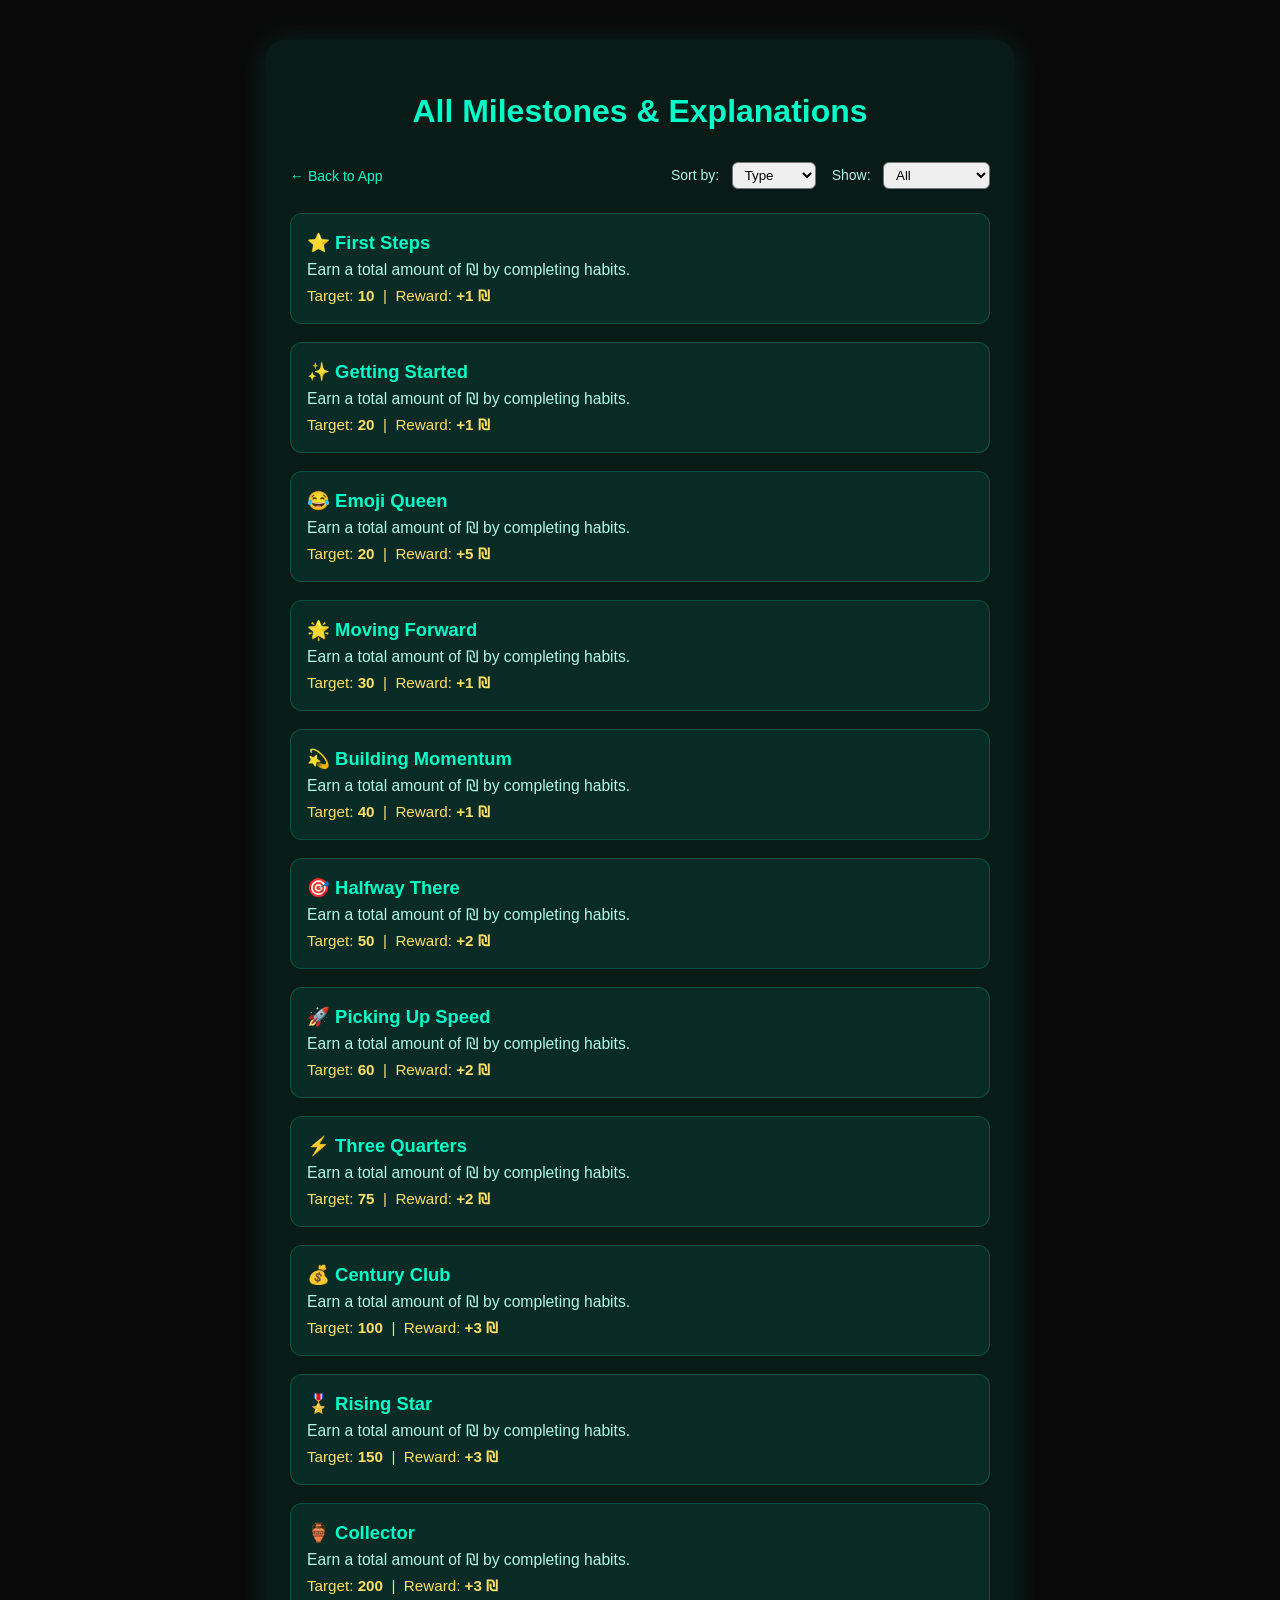
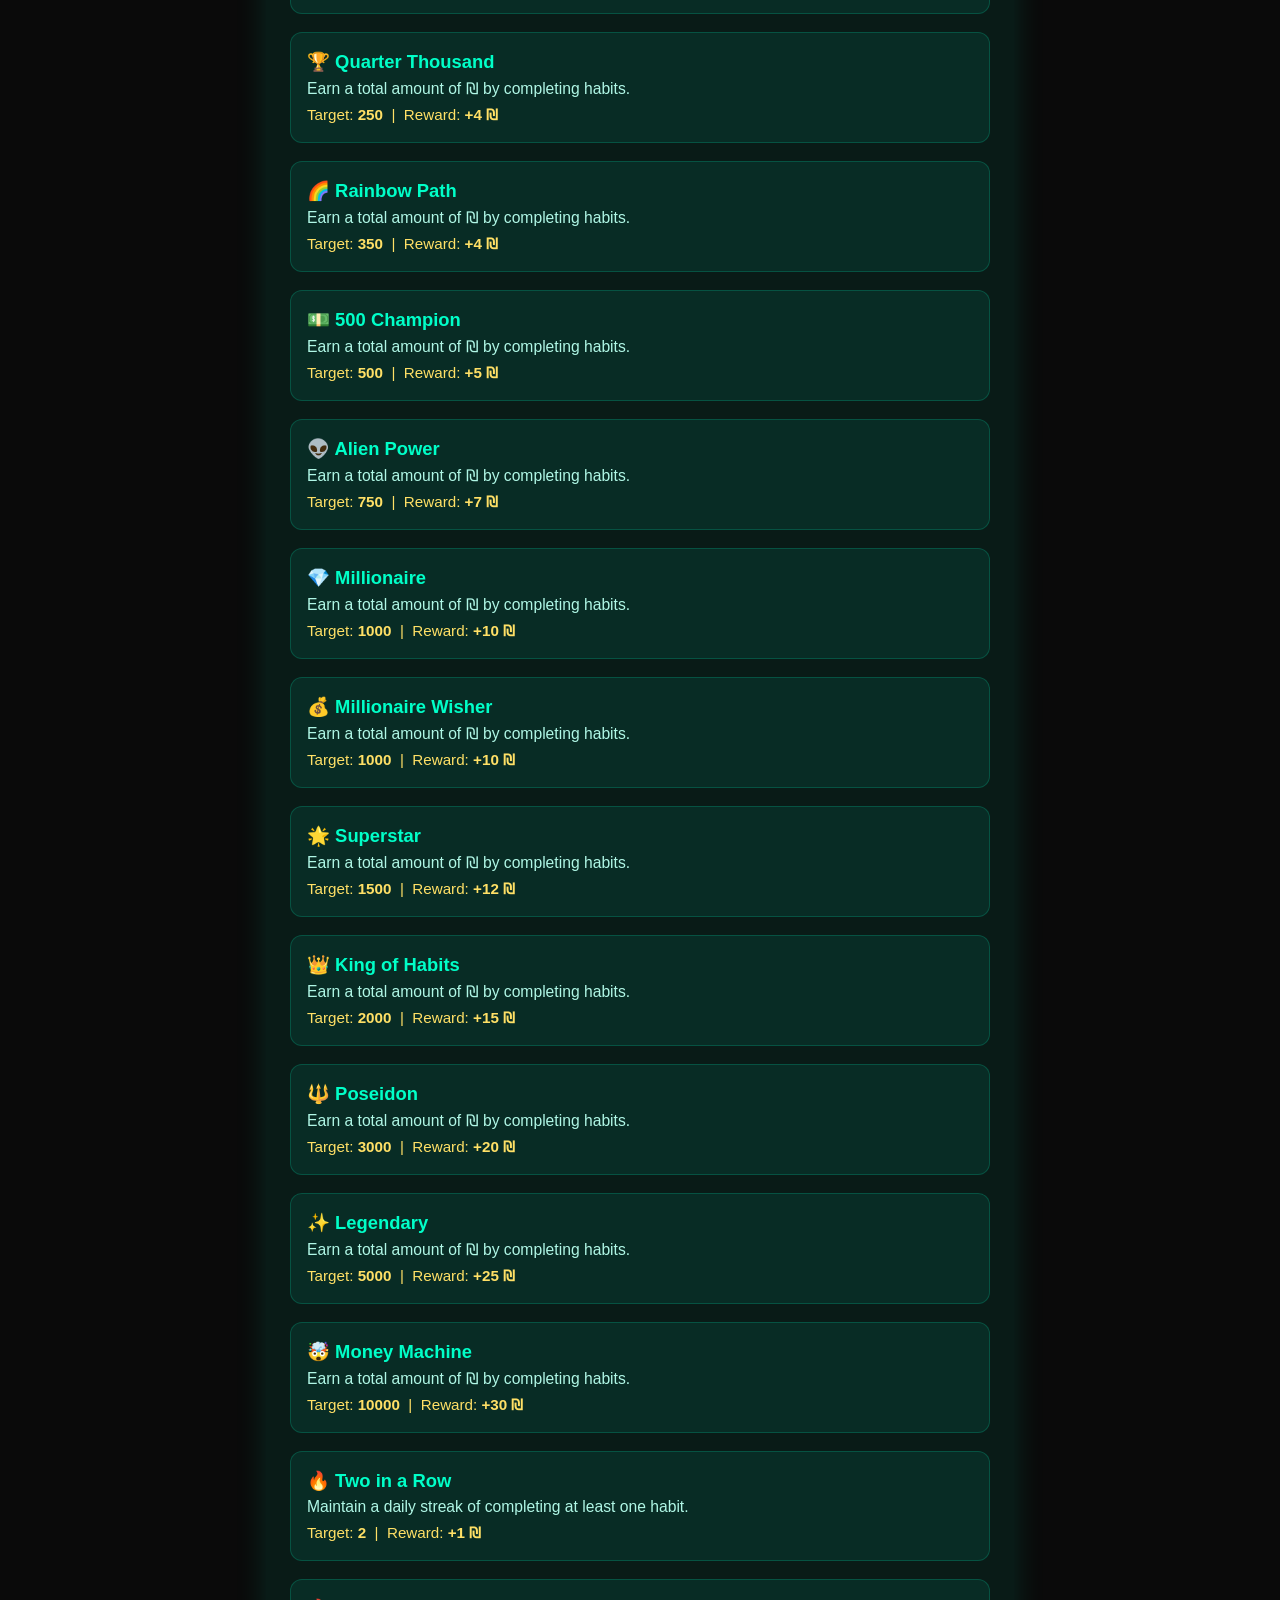
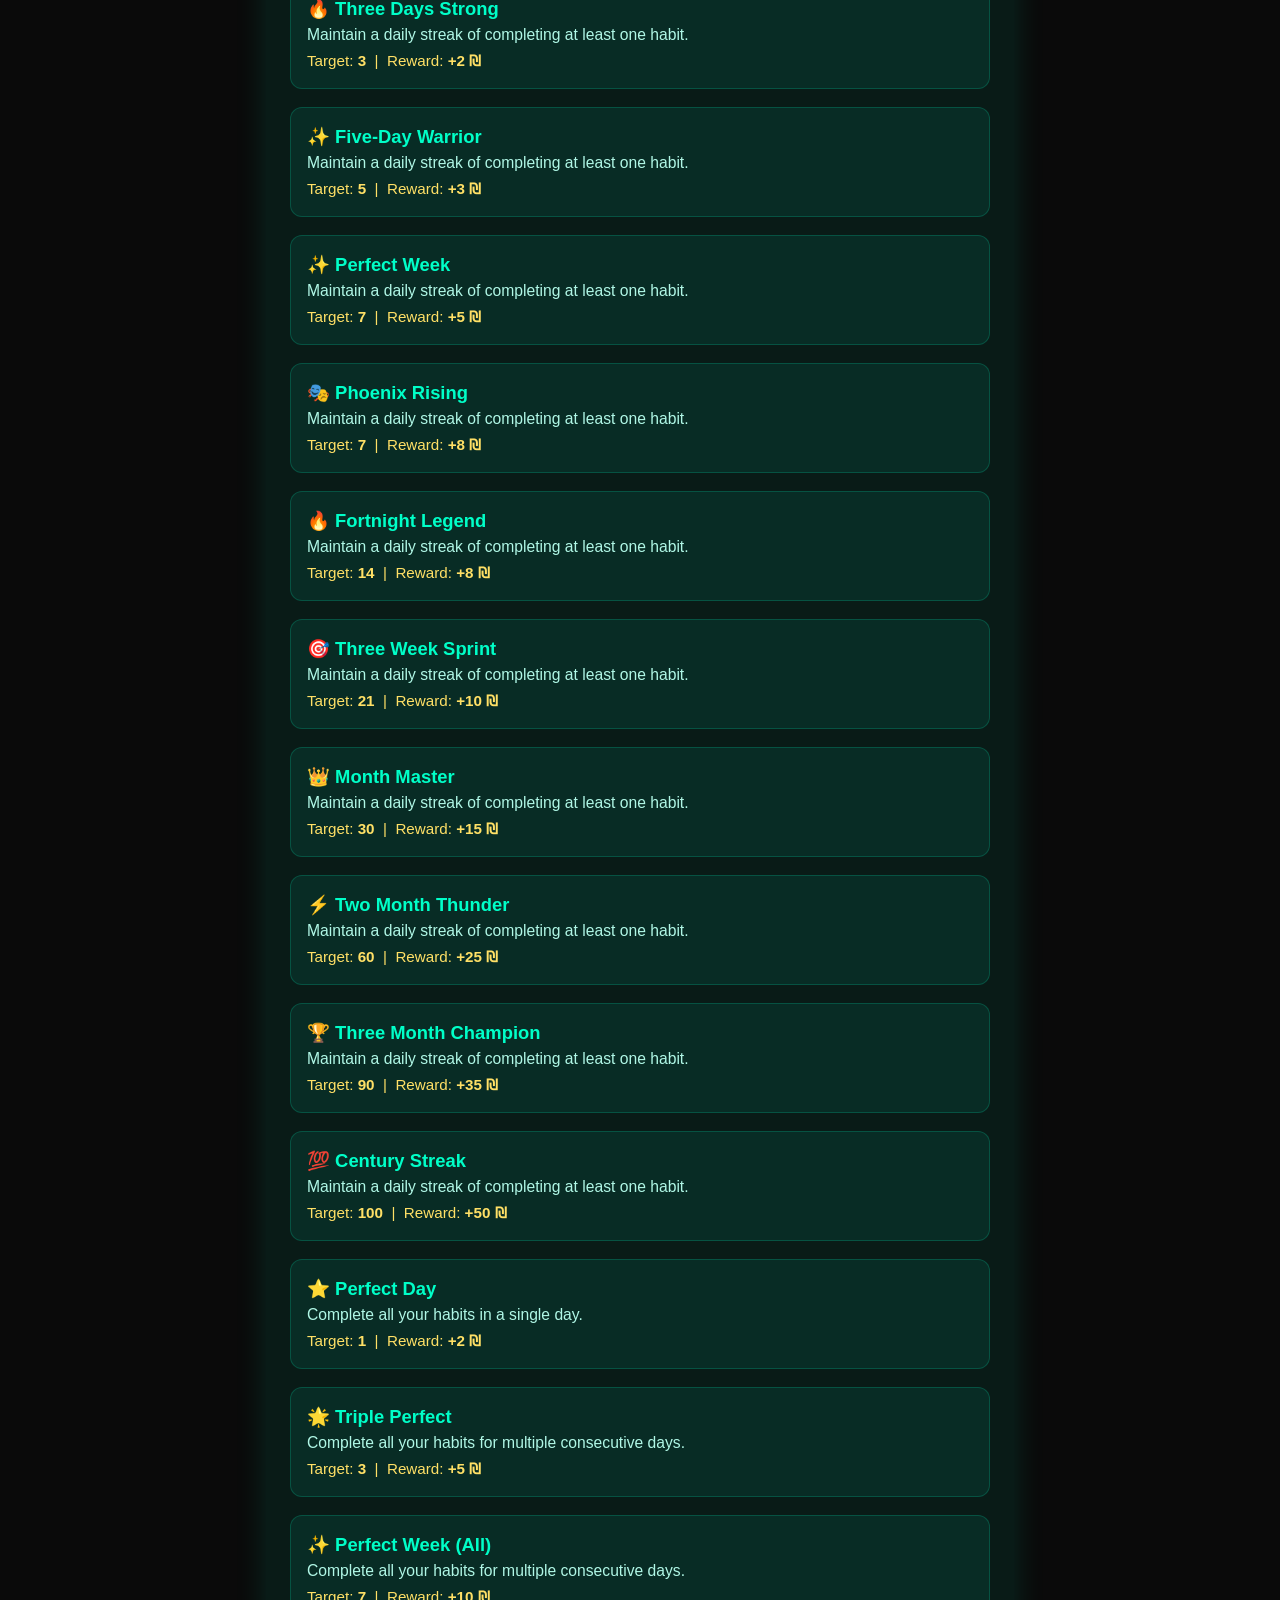
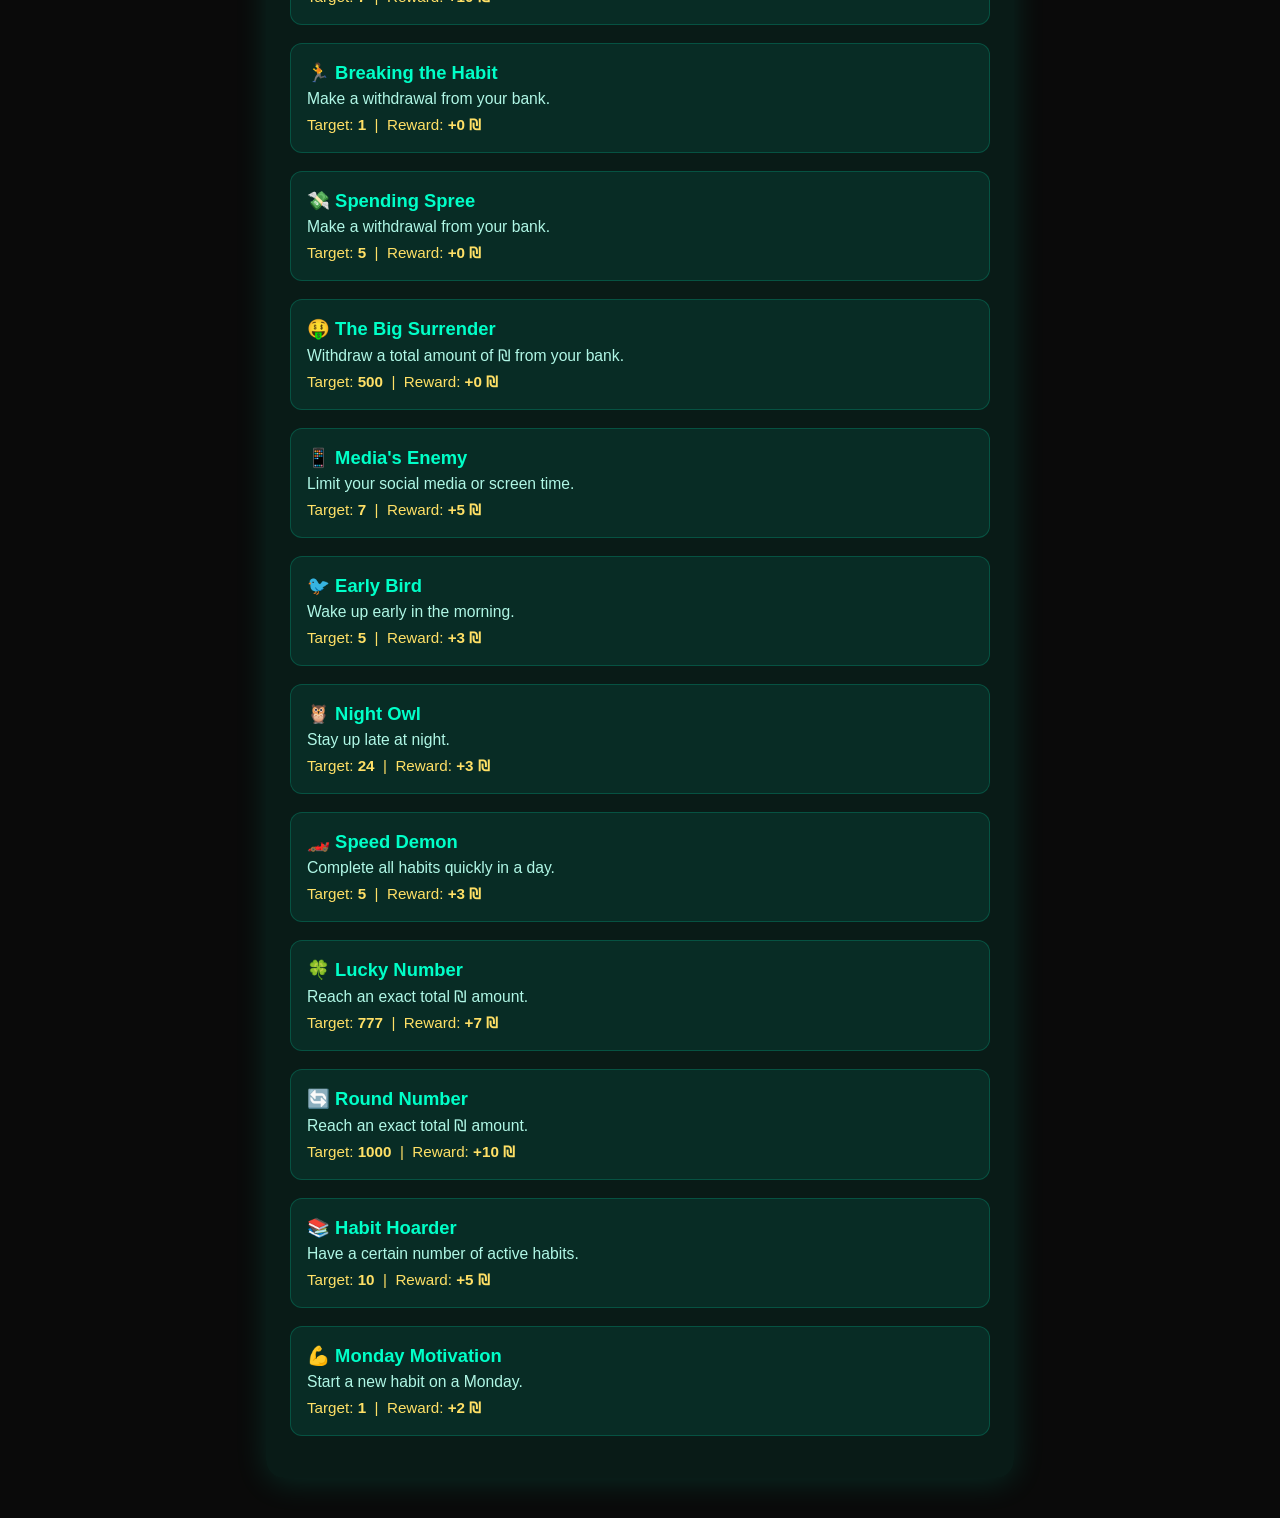
<file: milestones.html>
<!DOCTYPE html>
<html lang="en">
<head>
    <meta charset="UTF-8">
    <meta name="viewport" content="width=device-width, initial-scale=1.0">
    <title>All Milestones</title>
    <link rel="stylesheet" href="style.css">
    <style>
        body {
            background: #0a0a0a;
            color: #fff;
            font-family: 'Segoe UI', Arial, sans-serif;
            margin: 0;
            padding: 0;
        }
        .container {
            max-width: 700px;
            margin: 40px auto;
            background: rgba(0,255,200,0.07);
            border-radius: 18px;
            box-shadow: 0 4px 32px #00ffc822;
            padding: 32px 24px 24px 24px;
        }
        h1 {
            text-align: center;
            color: #00ffc8;
            margin-bottom: 32px;
        }
        .milestone {
            background: rgba(0,255,200,0.08);
            border: 1px solid rgba(0,255,200,0.18);
            border-radius: 12px;
            margin-bottom: 18px;
            padding: 18px 16px;
            transition: box-shadow 0.2s;
        }
        .milestone:hover {
            box-shadow: 0 2px 16px #00ffc822;
        }
        .milestone-title {
            font-size: 1.15em;
            font-weight: 600;
            color: #00ffc8;
        }
        .milestone-desc {
            font-size: 0.98em;
            color: #b0f7e6;
            margin-top: 6px;
        }
        .milestone-reward {
            font-size: 0.95em;
            color: #ffe066;
            margin-top: 8px;
        }
    </style>
</head>
<body>
    <div class="container">
        <h1>All Milestones & Explanations</h1>
        <div style="display: flex; justify-content: space-between; align-items: center; margin-bottom: 24px;">
            <a href="index.html" style="color:#00ffc8;text-decoration:none;font-size:14px;">← Back to App</a>
            <div style="display:flex;gap:16px;align-items:center;">
                <div>
                    <label for="sort-select" style="color:#b0f7e6;font-size:14px;margin-right:8px;">Sort by:</label>
                    <select id="sort-select" style="padding:4px 8px;border-radius:6px;">
                        <option value="type">Type</option>
                        <option value="target">Target</option>
                        <option value="reward">Reward</option>
                        <option value="name">Name</option>
                    </select>
                </div>
                <div>
                    <label for="filter-select" style="color:#b0f7e6;font-size:14px;margin-right:8px;">Show:</label>
                    <select id="filter-select" style="padding:4px 8px;border-radius:6px;">
                        <option value="all">All</option>
                        <option value="locked">Locked</option>
                        <option value="unlocked">Unlocked</option>
                        <option value="funny">Funny Only</option>
                    </select>
                </div>
            </div>
        </div>
        <div id="milestones-list"></div>
    </div>
    <script src="script.js"></script>
    <script>
        // Explanations for each type
        const TYPE_EXPLANATIONS = {
            total: 'Earn a total amount of ₪ by completing habits.',
            streak: 'Maintain a daily streak of completing at least one habit.',
            perfectday: 'Complete all your habits in a single day.',
            'perfectday-multi': 'Complete all your habits for multiple consecutive days.',
            withdrawal: 'Make a withdrawal from your bank.',
            'withdrawal-amount': 'Withdraw a total amount of ₪ from your bank.',
            'screen-time': 'Limit your social media or screen time.',
            'wake-time': 'Wake up early in the morning.',
            'bed-time': 'Stay up late at night.',
            coffee: 'Drink coffee (sometimes too much!).',
            'completion-time': 'Complete all habits quickly in a day.',
            'exact-total': 'Reach an exact total ₪ amount.',
            'habit-count': 'Have a certain number of active habits.',
            'weekend-perfect': 'Complete all habits on a weekend.',
            'monday-start': 'Start a new habit on a Monday.',
            'last-minute': 'Complete a habit at the last minute.',
            messages: 'Send messages (for social or accountability).',
            'late-eating': 'Eat something after midnight.',
            'habit-redo': 'Redo a habit multiple times in a day.',
            'dance-session': 'Have a spontaneous dance party.',
            'shower-songs': 'Sing songs in the shower.',
            'pet-playtime': 'Spend time with a pet.',
            'weird-recipe': 'Try cooking something new and weird.',
            'cloud-shapes': 'Spot shapes in clouds.',
            'good-deed': 'Do a random act of kindness.',
            'dream-log': 'Record dreams in a journal.',
            'jigsaw-complete': 'Complete a jigsaw puzzle.',
            'constellation-spot': 'Spot a constellation.',
            'old-photos': 'Look through old family photos.'
        };
        // Wait for script.js to load ACHIEVEMENTS
        function getDisabledMilestones() {
            return JSON.parse(localStorage.getItem('disabledMilestones') || '[]');
        }
        function setDisabledMilestones(arr) {
            localStorage.setItem('disabledMilestones', JSON.stringify(arr));
        }
        function renderMilestones(sortBy = 'type', filterBy = 'all') {
            if (typeof ACHIEVEMENTS === 'undefined') {
                document.getElementById('milestones-list').innerHTML = '<div style="color:#f66;">Could not load milestones.</div>';
                return;
            }
            const unlocked = JSON.parse(localStorage.getItem('achievements') || '[]');
            const disabled = getDisabledMilestones();
            let sorted = [...ACHIEVEMENTS];
            if (sortBy === 'type') {
                const typeOrder = {
                    total: 1, streak: 2, perfectday: 3, 'perfectday-multi': 4, withdrawal: 5, 'withdrawal-amount': 6,
                    'screen-time': 7, 'wake-time': 8, 'bed-time': 9, coffee: 10, 'completion-time': 11, 'exact-total': 12,
                    'habit-count': 13, 'weekend-perfect': 14, 'monday-start': 15, 'last-minute': 16, messages: 17,
                    'late-eating': 18, 'habit-redo': 19, 'dance-session': 20, 'shower-songs': 21, 'pet-playtime': 22,
                    'weird-recipe': 23, 'cloud-shapes': 24, 'good-deed': 25, 'dream-log': 26, 'jigsaw-complete': 27,
                    'constellation-spot': 28, 'old-photos': 29
                };
                sorted.sort((a, b) => (typeOrder[a.type]||99)-(typeOrder[b.type]||99) || a.target-b.target);
            } else if (sortBy === 'target') {
                sorted.sort((a, b) => a.target - b.target);
            } else if (sortBy === 'reward') {
                sorted.sort((a, b) => b.reward - a.reward);
            } else if (sortBy === 'name') {
                sorted.sort((a, b) => a.name.localeCompare(b.name));
            }
            if (filterBy === 'locked') {
                sorted = sorted.filter(m => !unlocked.includes(m.id));
            } else if (filterBy === 'unlocked') {
                sorted = sorted.filter(m => unlocked.includes(m.id));
            } else if (filterBy === 'funny') {
                const funnyTypes = [
                    'withdrawal', 'withdrawal-amount', 'screen-time', 'coffee', 'bed-time', 'completion-time', 'habit-redo',
                    'dance-session', 'shower-songs', 'pet-playtime', 'weird-recipe', 'cloud-shapes', 'good-deed', 'dream-log',
                    'jigsaw-complete', 'constellation-spot', 'old-photos', 'late-eating', 'last-minute', 'messages', 'habit-count'
                ];
                sorted = sorted.filter(m => funnyTypes.includes(m.type) || /alien|potato|phoenix|emoji|party|queen|machine|addict|owl|bird|butterfly|snack|experiment|puzzle|stargazer|memory|random|kindness|shower|pet|cloud|dance|procrastinator|hoarder|warrior|motivation|perfectionist/i.test(m.name));
            }
            const list = document.getElementById('milestones-list');
            list.innerHTML = sorted.map(m => {
                const isUnlocked = unlocked.includes(m.id);
                const isDisabled = disabled.includes(m.id);
                return `
                <div class="milestone" style="opacity:${isDisabled ? 0.4 : 1}; position:relative;">
                    <div class="milestone-title">${m.name} ${isUnlocked ? (isDisabled ? '<span style=\"color:#f66;font-size:12px;\">(Disabled)</span>' : '<span style=\"color:#ffe066;font-size:12px;\">(Unlocked)</span>') : ''}</div>
                    <div class="milestone-desc">${TYPE_EXPLANATIONS[m.type] || 'Special milestone.'}</div>
                    <div class="milestone-reward">Target: <b>${m.target}</b> &nbsp;|&nbsp; Reward: <b>+${m.reward} ₪</b></div>
                    ${isUnlocked ? `<button onclick=\"toggleMilestone('${m.id}')\" style=\"position:absolute;top:16px;right:16px;padding:4px 10px;border-radius:6px;border:none;background:${isDisabled ? '#00ffc8' : '#f66'};color:#0a0a0a;font-weight:600;cursor:pointer;\">${isDisabled ? 'Enable' : 'Disable'}</button>` : ''}
                </div>
                `;
            }).join('');
        }
        function toggleMilestone(id) {
            let disabled = getDisabledMilestones();
            if (disabled.includes(id)) {
                disabled = disabled.filter(x => x !== id);
            } else {
                disabled.push(id);
            }
            setDisabledMilestones(disabled);
            // Re-render with current sort/filter
            renderMilestones(document.getElementById('sort-select').value, document.getElementById('filter-select').value);
        }
        document.addEventListener('DOMContentLoaded', function() {
            setTimeout(() => {
                renderMilestones('type', 'all');
                document.getElementById('sort-select').addEventListener('change', function() {
                    renderMilestones(this.value, document.getElementById('filter-select').value);
                });
                document.getElementById('filter-select').addEventListener('change', function() {
                    renderMilestones(document.getElementById('sort-select').value, this.value);
                });
                window.toggleMilestone = toggleMilestone;
            }, 100);
        });
    </script>
</body>
</html>
</file>
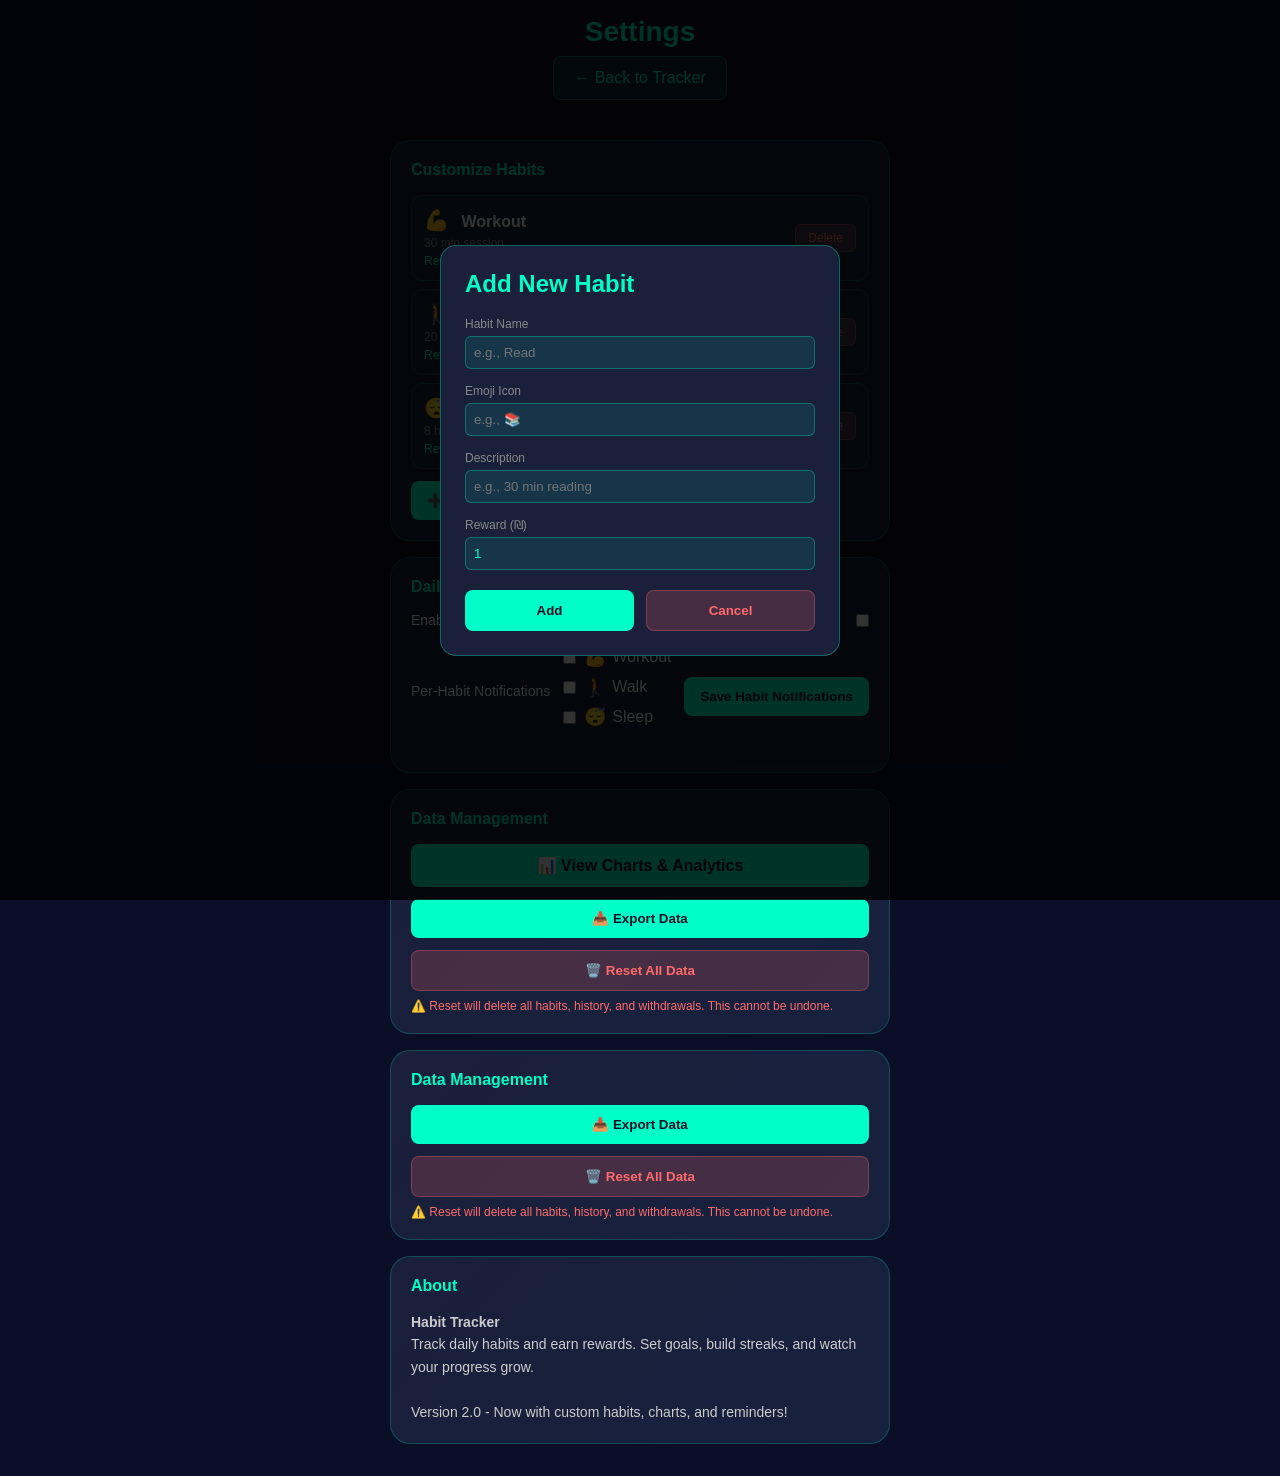
<file: settings.html>
<!DOCTYPE html>
<html lang="en">
<head>
    <link rel="stylesheet" href="style.css">
    <link rel="manifest" href="manifest.json">
    <meta charset="UTF-8">
    <meta name="viewport" content="width=device-width, initial-scale=1.0">
    <meta name="theme-color" content="#0f172a">
    <title>Settings</title>
    <style>
        * {
            margin: 0;
            padding: 0;
            box-sizing: border-box;
        }

        body {
            font-family: -apple-system, BlinkMacSystemFont, 'Segoe UI', 'Roboto', sans-serif;
            background: #0a0e27;
            color: #ffffff;
            padding: 16px;
            min-height: 100vh;
        }

        .container {
            max-width: 500px;
            margin: 0 auto;
        }

        .header {
            text-align: center;
            margin-bottom: 24px;
        }

        .header h1 {
            color: #00ffc8;
            font-size: 28px;
            font-weight: 900;
            margin-bottom: 8px;
        }

        .back-button {
            background: rgba(0, 255, 200, 0.1);
            border: 1px solid rgba(0, 255, 200, 0.3);
            color: #00ffc8;
            padding: 12px 20px;
            border-radius: 8px;
            text-decoration: none;
            display: inline-block;
            margin-bottom: 16px;
            transition: all 0.3s ease;
        }

        .back-button:hover {
            background: rgba(0, 255, 200, 0.2);
        }

        .section {
            background: linear-gradient(135deg, #1a1f3a 0%, #16213e 100%);
            border: 1px solid rgba(0, 255, 200, 0.2);
            border-radius: 20px;
            padding: 20px;
            margin-bottom: 16px;
        }

        .section-title {
            font-size: 16px;
            font-weight: 700;
            color: #00ffc8;
            margin-bottom: 16px;
        }

        .setting-item {
            margin-bottom: 16px;
            display: flex;
            justify-content: space-between;
            align-items: center;
        }

        .setting-label {
            font-size: 14px;
        }

        .setting-input {
            width: 80px;
            padding: 8px;
            background: rgba(0, 255, 200, 0.1);
            border: 1px solid rgba(0, 255, 200, 0.3);
            color: #00ffc8;
            border-radius: 6px;
            text-align: center;
            font-weight: 600;
        }

        .button-group {
            display: grid;
            grid-template-columns: 1fr;
            gap: 12px;
        }

        .button {
            padding: 12px 16px;
            border: none;
            border-radius: 8px;
            font-weight: 600;
            cursor: pointer;
            transition: all 0.3s ease;
            text-align: center;
            text-decoration: none;
            display: block;
        }

        .button-danger {
            background: rgba(255, 107, 107, 0.2);
            border: 1px solid rgba(255, 107, 107, 0.3);
            color: #ff6b6b;
        }

        .button-danger:hover {
            background: rgba(255, 107, 107, 0.3);
        }

        .button-primary {
            background: #00ffc8;
            color: #0a0e27;
        }

        .button-primary:hover {
            background: #00d9ff;
        }

        .warn-text {
            font-size: 12px;
            color: #ff6b6b;
            margin-top: 8px;
        }
    </style>
</head>
<body>
    <div class="container">
        <div class="header">
            <h1>Settings</h1>
            <a href="index.html" class="back-button">← Back to Tracker</a>
        </div>

        <div class="section">
            <div class="section-title">Customize Habits</div>
            <div id="habits-list"></div>
            <button class="button button-primary" onclick="openAddHabitModal()" style="margin-top: 12px;">➕ Add New Habit</button>
        </div>

        <div class="section">
            <div class="section-title">Daily Notifications</div>
            <div class="setting-item">
                <label class="setting-label">Enable Reminders</label>
                <input type="checkbox" id="notification-toggle" onchange="toggleNotifications()">
            </div>
            <div class="setting-item" id="notification-time-setting" style="display: none;">
                <label class="setting-label">Reminder Time</label>
                <input type="time" id="notification-time" value="09:00" style="padding: 8px; background: rgba(0, 255, 200, 0.1); border: 1px solid rgba(0, 255, 200, 0.3); color: #00ffc8; border-radius: 6px;">
            </div>
            <button class="button button-primary" id="save-notification-btn" style="display: none; margin-top: 12px;" onclick="saveNotificationSettings()">Save Time</button>
            <div class="setting-item" style="margin-top: 18px;">
                <label class="setting-label">Per-Habit Notifications</label>
                <div id="per-habit-notifications-list"></div>
                <button class="button button-primary" id="save-per-habit-notifications-btn" style="margin-top: 10px; display: none;" onclick="savePerHabitNotifications()">Save Habit Notifications</button>
            </div>
        </div>

        <div class="section">
            <div class="section-title">Data Management</div>
            <div class="button-group">
                <a href="charts.html" class="button button-primary">📊 View Charts & Analytics</a>
                <button class="button button-primary" onclick="exportData()">📥 Export Data</button>
                <button class="button button-danger" onclick="resetData()">🗑️ Reset All Data</button>
            </div>
            <div class="warn-text">⚠️ Reset will delete all habits, history, and withdrawals. This cannot be undone.</div>
        </div>

        <div class="section">
            <div class="section-title">Data Management</div>
            <div class="button-group">
                <button class="button button-primary" onclick="exportData()">📥 Export Data</button>
                <button class="button button-danger" onclick="resetData()">🗑️ Reset All Data</button>
            </div>
            <div class="warn-text">⚠️ Reset will delete all habits, history, and withdrawals. This cannot be undone.</div>
        </div>

        <div class="section">
            <div class="section-title">About</div>
            <p style="font-size: 14px; line-height: 1.6; color: #ccc;">
                <strong>Habit Tracker</strong><br>
                Track daily habits and earn rewards. Set goals, build streaks, and watch your progress grow.<br><br>
                Version 2.0 - Now with custom habits, charts, and reminders!
            </p>
        </div>
    </div>

    <!-- Add Habit Modal -->
    <div id="add-habit-modal" style="display: none; position: fixed; top: 0; left: 0; width: 100%; height: 100%; background: rgba(0, 0, 0, 0.8); z-index: 1000; display: flex; align-items: center; justify-content: center;">
        <div style="background: #1a1f3a; border: 1px solid rgba(0, 255, 200, 0.3); border-radius: 16px; padding: 24px; max-width: 400px; width: 90%;">
            <h2 style="color: #00ffc8; margin-bottom: 16px;">Add New Habit</h2>
            <div style="margin-bottom: 12px;">
                <label style="font-size: 12px; color: #888;">Habit Name</label>
                <input type="text" id="new-habit-name" placeholder="e.g., Read" style="width: 100%; padding: 8px; background: rgba(0, 255, 200, 0.1); border: 1px solid rgba(0, 255, 200, 0.3); color: #00ffc8; border-radius: 6px; margin-top: 4px;">
            </div>
            <div style="margin-bottom: 12px;">
                <label style="font-size: 12px; color: #888;">Emoji Icon</label>
                <input type="text" id="new-habit-icon" placeholder="e.g., 📚" maxlength="2" style="width: 100%; padding: 8px; background: rgba(0, 255, 200, 0.1); border: 1px solid rgba(0, 255, 200, 0.3); color: #00ffc8; border-radius: 6px; margin-top: 4px;">
            </div>
            <div style="margin-bottom: 12px;">
                <label style="font-size: 12px; color: #888;">Description</label>
                <input type="text" id="new-habit-description" placeholder="e.g., 30 min reading" style="width: 100%; padding: 8px; background: rgba(0, 255, 200, 0.1); border: 1px solid rgba(0, 255, 200, 0.3); color: #00ffc8; border-radius: 6px; margin-top: 4px;">
            </div>
            <div style="margin-bottom: 20px;">
                <label style="font-size: 12px; color: #888;">Reward (₪)</label>
                <input type="number" id="new-habit-reward" placeholder="1" min="1" max="10" value="1" style="width: 100%; padding: 8px; background: rgba(0, 255, 200, 0.1); border: 1px solid rgba(0, 255, 200, 0.3); color: #00ffc8; border-radius: 6px; margin-top: 4px;">
            </div>
            <div style="display: grid; grid-template-columns: 1fr 1fr; gap: 12px;">
                <button class="button button-primary" onclick="confirmAddHabit()">Add</button>
                <button class="button" style="background: rgba(255, 107, 107, 0.2); border: 1px solid rgba(255, 107, 107, 0.3); color: #ff6b6b;" onclick="closeAddHabitModal()">Cancel</button>
            </div>
        </div>
    </div>

    <script src="script.js"></script>
    <script>
                // --- Per-habit notification UI ---
                function renderPerHabitNotifications() {
                    const habits = getHabits();
                    const settings = JSON.parse(localStorage.getItem('perHabitNotifications') || '{}');
                    const list = document.getElementById('per-habit-notifications-list');
                    if (!list) return;
                    if (habits.length === 0) {
                        list.innerHTML = '<div style="color: #888; font-size: 13px;">No habits found.</div>';
                        document.getElementById('save-per-habit-notifications-btn').style.display = 'none';
                        return;
                    }
                    list.innerHTML = habits.map(habit => `
                        <div style="display: flex; align-items: center; margin-bottom: 8px;">
                            <input type="checkbox" id="habit-notif-${habit.id}" ${settings[habit.id] ? 'checked' : ''} style="margin-right: 8px;">
                            <span style="font-size: 18px; margin-right: 6px;">${habit.icon}</span>
                            <span>${habit.name}</span>
                        </div>
                    `).join('');
                    document.getElementById('save-per-habit-notifications-btn').style.display = 'block';
                }

                function savePerHabitNotifications() {
                    const habits = getHabits();
                    const settings = {};
                    habits.forEach(habit => {
                        const cb = document.getElementById('habit-notif-' + habit.id);
                        if (cb && cb.checked) settings[habit.id] = true;
                    });
                    localStorage.setItem('perHabitNotifications', JSON.stringify(settings));
                    alert('Per-habit notification settings saved!');
                }
        function getHabits() {
            return JSON.parse(localStorage.getItem('habits') || '[]');
        }

        function renderHabitsList() {
            const habits = getHabits();
            const list = document.getElementById('habits-list');
            
            list.innerHTML = habits.map(habit => `
                <div style="background: rgba(0, 255, 200, 0.05); border: 1px solid rgba(0, 255, 200, 0.15); border-radius: 12px; padding: 12px; margin-bottom: 8px; display: flex; justify-content: space-between; align-items: center;">
                    <div style="flex: 1;">
                        <div style="font-weight: 600;">
                            <span style="font-size: 20px; margin-right: 8px;">${habit.icon}</span>
                            ${habit.name}
                        </div>
                        <div style="font-size: 12px; color: #888; margin-top: 4px;">${habit.description}</div>
                        <div style="font-size: 12px; color: #00ffc8; margin-top: 4px;">Reward: +${habit.reward} ₪</div>
                    </div>
                    <button onclick="removeHabitSetting('${habit.id}')" style="background: rgba(255, 107, 107, 0.2); border: 1px solid rgba(255, 107, 107, 0.3); color: #ff6b6b; padding: 6px 12px; border-radius: 6px; cursor: pointer; font-size: 12px;">Delete</button>
                </div>
            `).join('');
        }

        function openAddHabitModal() {
            document.getElementById('add-habit-modal').style.display = 'flex';
        }

        function closeAddHabitModal() {
            document.getElementById('add-habit-modal').style.display = 'none';
            document.getElementById('new-habit-name').value = '';
            document.getElementById('new-habit-icon').value = '';
            document.getElementById('new-habit-description').value = '';
            document.getElementById('new-habit-reward').value = '1';
        }

        function confirmAddHabit() {
            const name = document.getElementById('new-habit-name').value.trim();
            const icon = document.getElementById('new-habit-icon').value.trim();
            const description = document.getElementById('new-habit-description').value.trim();
            const reward = parseInt(document.getElementById('new-habit-reward').value) || 1;

            if (!name || !icon) {
                alert('Please fill in habit name and icon');
                return;
            }

            const habits = getHabits();
            const id = 'h_' + Date.now();
            habits.push({ id, name, icon, description, reward });
            localStorage.setItem('habits', JSON.stringify(habits));
            closeAddHabitModal();
            renderHabitsList();
            alert('Habit added! Refresh the main app to see changes.');
        }

        function removeHabitSetting(habitId) {
            if (confirm('Are you sure you want to delete this habit?')) {
                let habits = getHabits();
                habits = habits.filter(h => h.id !== habitId);
                localStorage.setItem('habits', JSON.stringify(habits));
                let completed = JSON.parse(localStorage.getItem('completedHabits') || '[]');
                completed = completed.filter(id => id !== habitId);
                localStorage.setItem('completedHabits', JSON.stringify(completed));
                renderHabitsList();
                alert('Habit deleted! Refresh the main app to see changes.');
            }
        }

        function toggleNotifications() {
            const isEnabled = document.getElementById('notification-toggle').checked;
            const timeSettings = document.getElementById('notification-time-setting');
            const saveBtn = document.getElementById('save-notification-btn');
            
            if (isEnabled) {
                timeSettings.style.display = 'flex';
                saveBtn.style.display = 'block';
            } else {
                timeSettings.style.display = 'none';
                saveBtn.style.display = 'none';
            }
        }

        function saveNotificationSettings() {
            const isEnabled = document.getElementById('notification-toggle').checked;
            const time = document.getElementById('notification-time').value;
            
            if (isEnabled) {
                const settings = {
                    enabled: true,
                    time: time
                };
                localStorage.setItem('notificationSettings', JSON.stringify(settings));
                
                // Try to enable notifications
                if ('Notification' in window) {
                    if (Notification.permission === 'granted') {
                        alert(`✅ Notifications enabled! You'll get daily reminders at ${time}`);
                    } else if (Notification.permission !== 'denied') {
                        Notification.requestPermission().then(permission => {
                            if (permission === 'granted') {
                                alert(`✅ Notifications enabled! You'll get daily reminders at ${time}`);
                            } else {
                                alert('Notifications permission denied by browser');
                            }
                        });
                    }
                }
            } else {
                const settings = { enabled: false, time: '' };
                localStorage.setItem('notificationSettings', JSON.stringify(settings));
                alert('Notifications disabled');
            }
        }

        function exportData() {
            const data = {
                xpL: localStorage.getItem('xpL'),
                dailyHistory: localStorage.getItem('dailyHistory'),
                withdrawals: localStorage.getItem('withdrawals'),
                achievements: localStorage.getItem('achievements'),
                habitNotes: localStorage.getItem('habitNotes'),
                habits: localStorage.getItem('habits'),
                milestones: localStorage.getItem('milestones'),
                exportDate: new Date().toISOString()
            };
            
            const dataStr = JSON.stringify(data, null, 2);
            const dataBlob = new Blob([dataStr], { type: 'application/json' });
            const url = URL.createObjectURL(dataBlob);
            const link = document.createElement('a');
            link.href = url;
            link.download = `habit-tracker-backup-${new Date().toISOString().split('T')[0]}.json`;
            link.click();
            URL.revokeObjectURL(url);
        }

        function resetData() {
            if (confirm('⚠️ This will delete ALL data including habits, history, and withdrawals. Are you sure?')) {
                if (confirm('Are you REALLY sure? This cannot be undone!')) {
                    localStorage.clear();
                    alert('All data has been reset!');
                    window.location.href = 'index.html';
                }
            }
        }

        // Load current settings
        window.addEventListener('DOMContentLoaded', () => {
            renderHabitsList();
            renderPerHabitNotifications();
            const settings = JSON.parse(localStorage.getItem('notificationSettings') || '{"enabled": false, "time": "09:00"}');
            document.getElementById('notification-toggle').checked = settings.enabled;
            document.getElementById('notification-time').value = settings.time;
            if (settings.enabled) {
                document.getElementById('notification-time-setting').style.display = 'flex';
                document.getElementById('save-notification-btn').style.display = 'block';
            }
            // Re-render per-habit notifications if habits change
            window.addEventListener('storage', (e) => {
                if (e.key === 'habits') renderPerHabitNotifications();
            });
        });

        // Modal close on outside click
        document.getElementById('add-habit-modal').addEventListener('click', (e) => {
            if (e.target.id === 'add-habit-modal') {
                closeAddHabitModal();
            }
        });
    </script>
</body>
</html>
</file>
<file: style.css>
/* Modern, fun, and animated styles for Habit Tracker */

/* Achievement unlock animation */
@keyframes achievement-pop {
  0% { transform: scale(0.7); opacity: 0.2; }
  60% { transform: scale(1.2); opacity: 1; }
  100% { transform: scale(1); opacity: 1; }
}
.achievement-badge.celebration {
  animation: achievement-pop 0.7s cubic-bezier(0.23, 1.1, 0.32, 1) both;
  box-shadow: 0 0 16px 2px #00ffc8, 0 0 0 4px #1a1f3a;
  background: linear-gradient(90deg, #00ffc8 0%, #00d9ff 100%);
  color: #0a0e27 !important;
}

/* Habit completion animation */
@keyframes habit-complete-bounce {
  0% { transform: scale(1); }
  30% { transform: scale(1.15); }
  60% { transform: scale(0.95); }
  100% { transform: scale(1); }
}
.habit-card.just-completed {
  animation: habit-complete-bounce 0.5s cubic-bezier(0.23, 1.1, 0.32, 1) both;
  box-shadow: 0 0 12px 2px #00ffc8;
}

.check-mark.popup {
  animation: achievement-pop 0.5s cubic-bezier(0.23, 1.1, 0.32, 1) both;
  color: #00ffc8;
  font-size: 1.5em;
}

/* Calendar day highlight */
.calendar-day.completed {
  background: #00ffc8 !important;
  color: #0a0e27 !important;
  border-radius: 50%;
  font-weight: bold;
  box-shadow: 0 0 8px #00ffc8;
}

/* Modern dropdowns */
select.modern-dropdown {
  background: #1a1f3a;
  color: #00ffc8;
  border: 1px solid #00ffc8;
  border-radius: 8px;
  padding: 8px 16px;
  font-size: 1em;
  outline: none;
  transition: border 0.2s;
}
select.modern-dropdown:focus {
  border: 2px solid #00d9ff;
}
</file>
